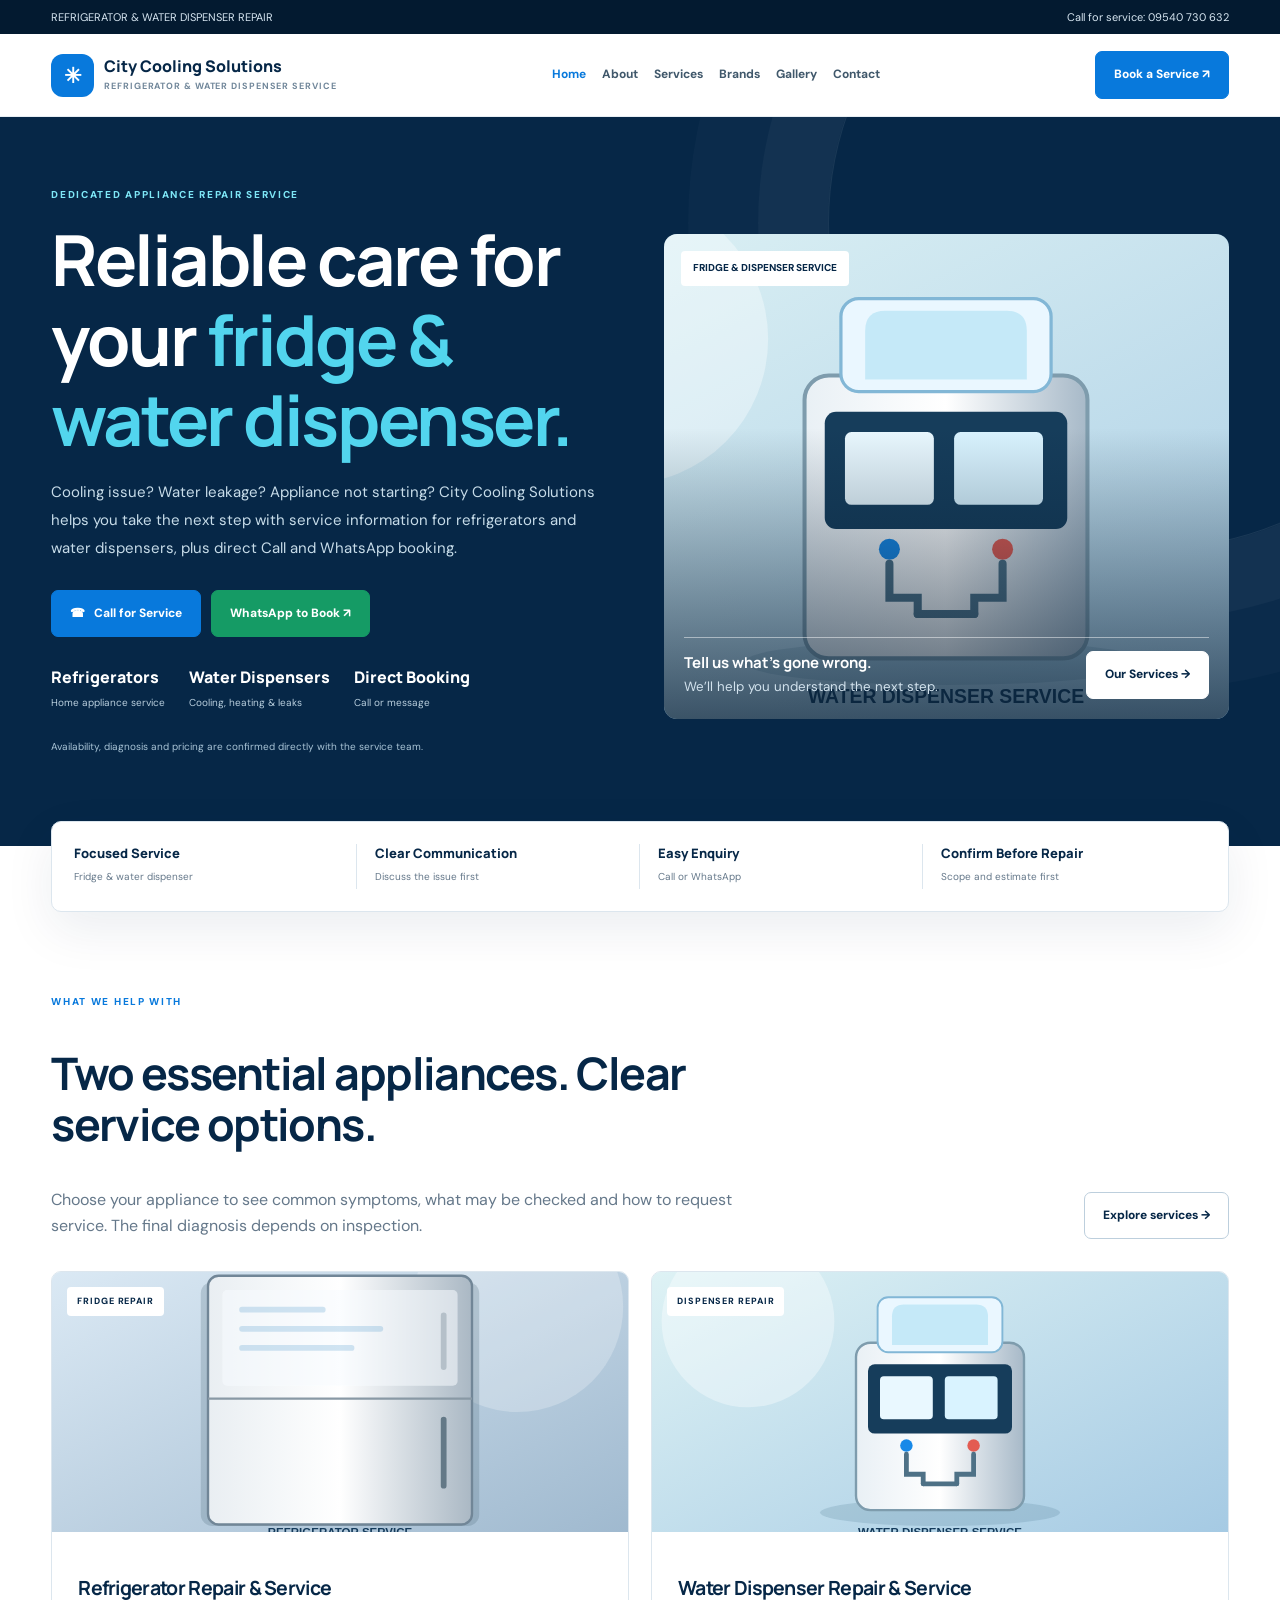
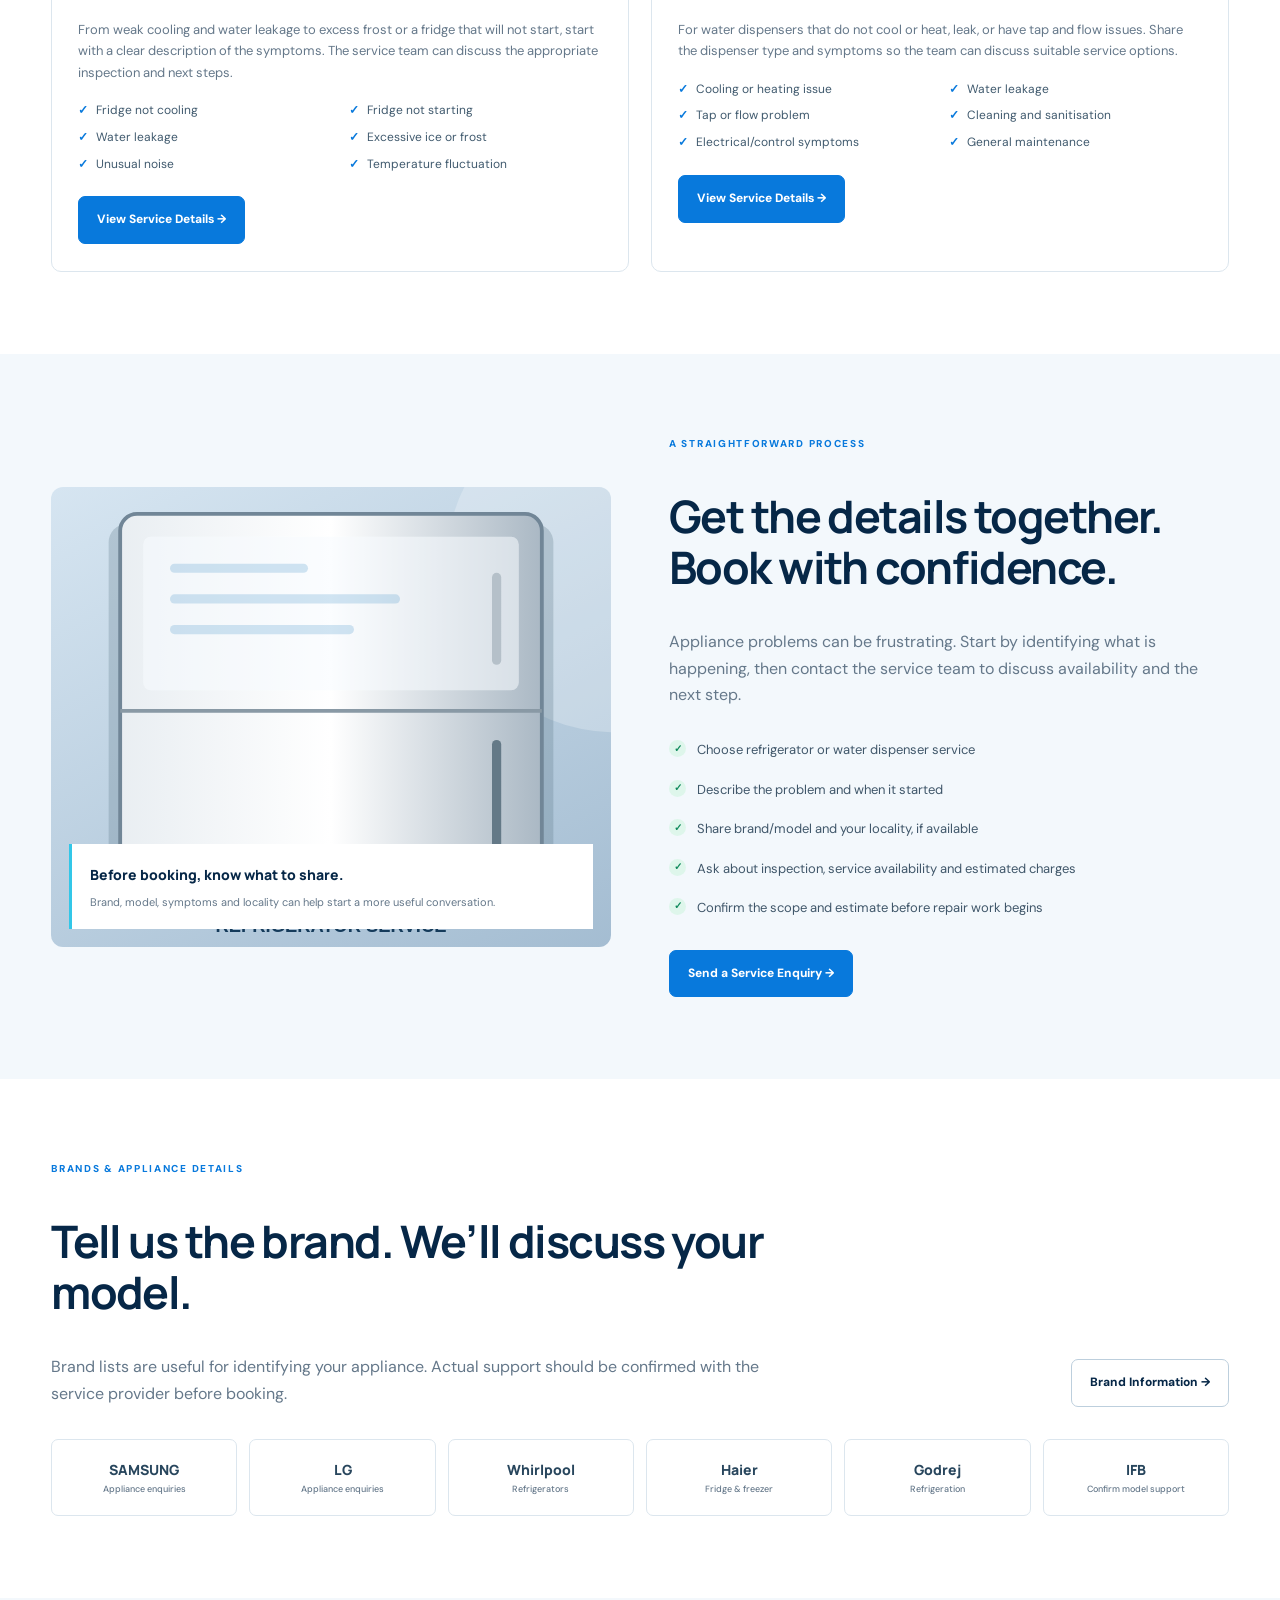
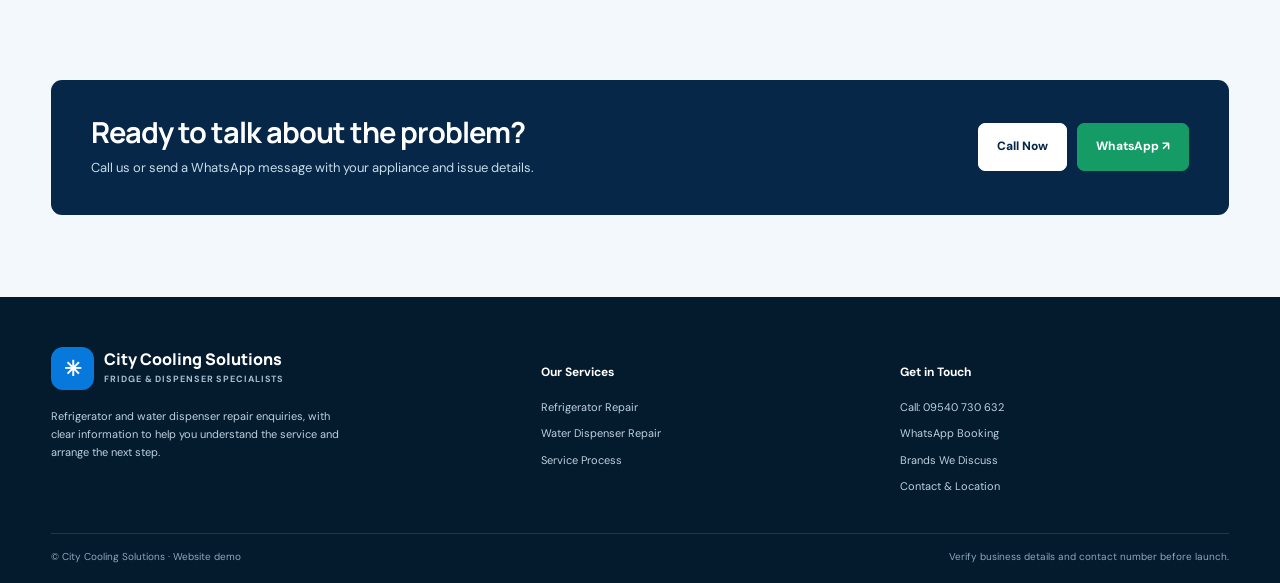
<file: index.html>
<!doctype html><html lang="en"><head><meta charset="utf-8"><meta name="viewport" content="width=device-width,initial-scale=1"><title>Home | City Cooling Solutions</title><meta name="description" content="Refrigerator and water dispenser repair service enquiries."><link rel="stylesheet" href="style.css"></head><body><div class="top"><div class="wrap"><span>REFRIGERATOR & WATER DISPENSER REPAIR</span><span>Call for service: <a href="tel:09540730632">09540 730 632</a></span></div></div><header><div class="wrap nav"><a class="logo" href="index.html"><span class="logo-mark">✳</span><span>City Cooling Solutions<small>REFRIGERATOR & WATER DISPENSER SERVICE</small></span></a><nav class="links"><a class="active" href="index.html">Home</a><a class="" href="about.html">About</a><a class="" href="services.html">Services</a><a class="" href="brands.html">Brands</a><a class="" href="gallery.html">Gallery</a><a class="" href="contact.html">Contact</a></nav><a class="btn" href="contact.html">Book a Service ↗</a></div></header><main><section class="hero"><div class="wrap hero-grid"><div><div class="eyebrow" style="color:#7ee7f7">Dedicated appliance repair service</div><h1>Reliable care for your <span>fridge & water dispenser.</span></h1><p>Cooling issue? Water leakage? Appliance not starting? City Cooling Solutions helps you take the next step with service information for refrigerators and water dispensers, plus direct Call and WhatsApp booking.</p><div class="actions"><a class="btn" href="tel:09540730632">☎ &nbsp; Call for Service</a><a class="btn green" href="https://wa.me/919540730632?text=Hello%2C%20I%20need%20refrigerator%20or%20water%20dispenser%20service." target="_blank" rel="noopener">WhatsApp to Book ↗</a></div><div class="proof"><div><strong>Refrigerators</strong><small>Home appliance service</small></div><div><strong>Water Dispensers</strong><small>Cooling, heating & leaks</small></div><div><strong>Direct Booking</strong><small>Call or message</small></div></div><p style="font-size:10px;color:#a9c4d6;margin-top:23px">Availability, diagnosis and pricing are confirmed directly with the service team.</p></div><div class="hero-photo"><img src="dispenser.svg" alt="Technician working with appliance equipment"><span class="photo-label">FRIDGE & DISPENSER SERVICE</span><div class="photo-caption"><div><strong>Tell us what’s gone wrong.</strong><small>We’ll help you understand the next step.</small></div><a class="btn white" href="services.html">Our Services →</a></div></div></div></section><div class="wrap"><div class="trust"><div><strong>Focused Service</strong><small>Fridge & water dispenser</small></div><div><strong>Clear Communication</strong><small>Discuss the issue first</small></div><div><strong>Easy Enquiry</strong><small>Call or WhatsApp</small></div><div><strong>Confirm Before Repair</strong><small>Scope and estimate first</small></div></div></div><section class="section"><div class="wrap"><div class="heading"><div><div class="eyebrow">What we help with</div><h2>Two essential appliances. Clear service options.</h2><p>Choose your appliance to see common symptoms, what may be checked and how to request service. The final diagnosis depends on inspection.</p></div><a class="btn outline" href="services.html">Explore services →</a></div><div class="cards"><article class="card"><div class="card-image"><img src="fridge.svg" alt="Refrigerator Repair & Service" loading="lazy"><span>FRIDGE REPAIR</span></div><div class="card-body"><h3>Refrigerator Repair & Service</h3><p>From weak cooling and water leakage to excess frost or a fridge that will not start, start with a clear description of the symptoms. The service team can discuss the appropriate inspection and next steps.</p><ul class="issue-list"><li>Fridge not cooling</li><li>Fridge not starting</li><li>Water leakage</li><li>Excessive ice or frost</li><li>Unusual noise</li><li>Temperature fluctuation</li></ul><a class="btn" href="refrigerator-repair.html">View Service Details →</a></div></article><article class="card"><div class="card-image"><img src="dispenser.svg" alt="Water Dispenser Repair & Service" loading="lazy"><span>DISPENSER REPAIR</span></div><div class="card-body"><h3>Water Dispenser Repair & Service</h3><p>For water dispensers that do not cool or heat, leak, or have tap and flow issues. Share the dispenser type and symptoms so the team can discuss suitable service options.</p><ul class="issue-list"><li>Cooling or heating issue</li><li>Water leakage</li><li>Tap or flow problem</li><li>Cleaning and sanitisation</li><li>Electrical/control symptoms</li><li>General maintenance</li></ul><a class="btn" href="water-dispenser-repair.html">View Service Details →</a></div></article></div></div></section><section class="section soft"><div class="wrap split"><div class="editorial"><img src="fridge.svg" alt="Refrigerator equipment"><div class="editorial-badge"><strong>Before booking, know what to share.</strong><p>Brand, model, symptoms and locality can help start a more useful conversation.</p></div></div><div><div class="eyebrow">A straightforward process</div><h2>Get the details together. Book with confidence.</h2><p class="muted">Appliance problems can be frustrating. Start by identifying what is happening, then contact the service team to discuss availability and the next step.</p><ul class="checks"><li>Choose refrigerator or water dispenser service</li><li>Describe the problem and when it started</li><li>Share brand/model and your locality, if available</li><li>Ask about inspection, service availability and estimated charges</li><li>Confirm the scope and estimate before repair work begins</li></ul><a class="btn" href="contact.html">Send a Service Enquiry →</a></div></div></section><section class="section"><div class="wrap"><div class="heading"><div><div class="eyebrow">Brands & appliance details</div><h2>Tell us the brand. We’ll discuss your model.</h2><p>Brand lists are useful for identifying your appliance. Actual support should be confirmed with the service provider before booking.</p></div><a class="btn outline" href="brands.html">Brand Information →</a></div><div class="brands"><div class="brand">SAMSUNG<small>Appliance enquiries</small></div><div class="brand">LG<small>Appliance enquiries</small></div><div class="brand">Whirlpool<small>Refrigerators</small></div><div class="brand">Haier<small>Fridge & freezer</small></div><div class="brand">Godrej<small>Refrigeration</small></div><div class="brand">IFB<small>Confirm model support</small></div></div></div></section><section class="section soft"><div class="wrap"><div class="band"><div><h2>Ready to talk about the problem?</h2><p>Call us or send a WhatsApp message with your appliance and issue details.</p></div><div class="actions" style="margin:0"><a class="btn white" href="tel:09540730632">Call Now</a><a class="btn green" href="https://wa.me/919540730632" target="_blank" rel="noopener">WhatsApp ↗</a></div></div></div></section></main><footer class="footer"><div class="wrap"><div class="footgrid"><div><div class="logo" style="color:white"><span class="logo-mark">✳</span><span style="color:white">City Cooling Solutions<small style="color:#a7bfd0">FRIDGE & DISPENSER SPECIALISTS</small></span></div><p style="max-width:290px;margin-top:17px">Refrigerator and water dispenser repair enquiries, with clear information to help you understand the service and arrange the next step.</p></div><div><h4>Our Services</h4><a href="refrigerator-repair.html">Refrigerator Repair</a><a href="water-dispenser-repair.html">Water Dispenser Repair</a><a href="services.html">Service Process</a></div><div><h4>Get in Touch</h4><a href="tel:09540730632">Call: 09540 730 632</a><a href="https://wa.me/919540730632" target="_blank" rel="noopener">WhatsApp Booking</a><a href="brands.html">Brands We Discuss</a><a href="contact.html">Contact & Location</a></div></div><div class="copyright"><span>© City Cooling Solutions · Website demo</span><span>Verify business details and contact number before launch.</span></div></div></footer></body></html>
</file>
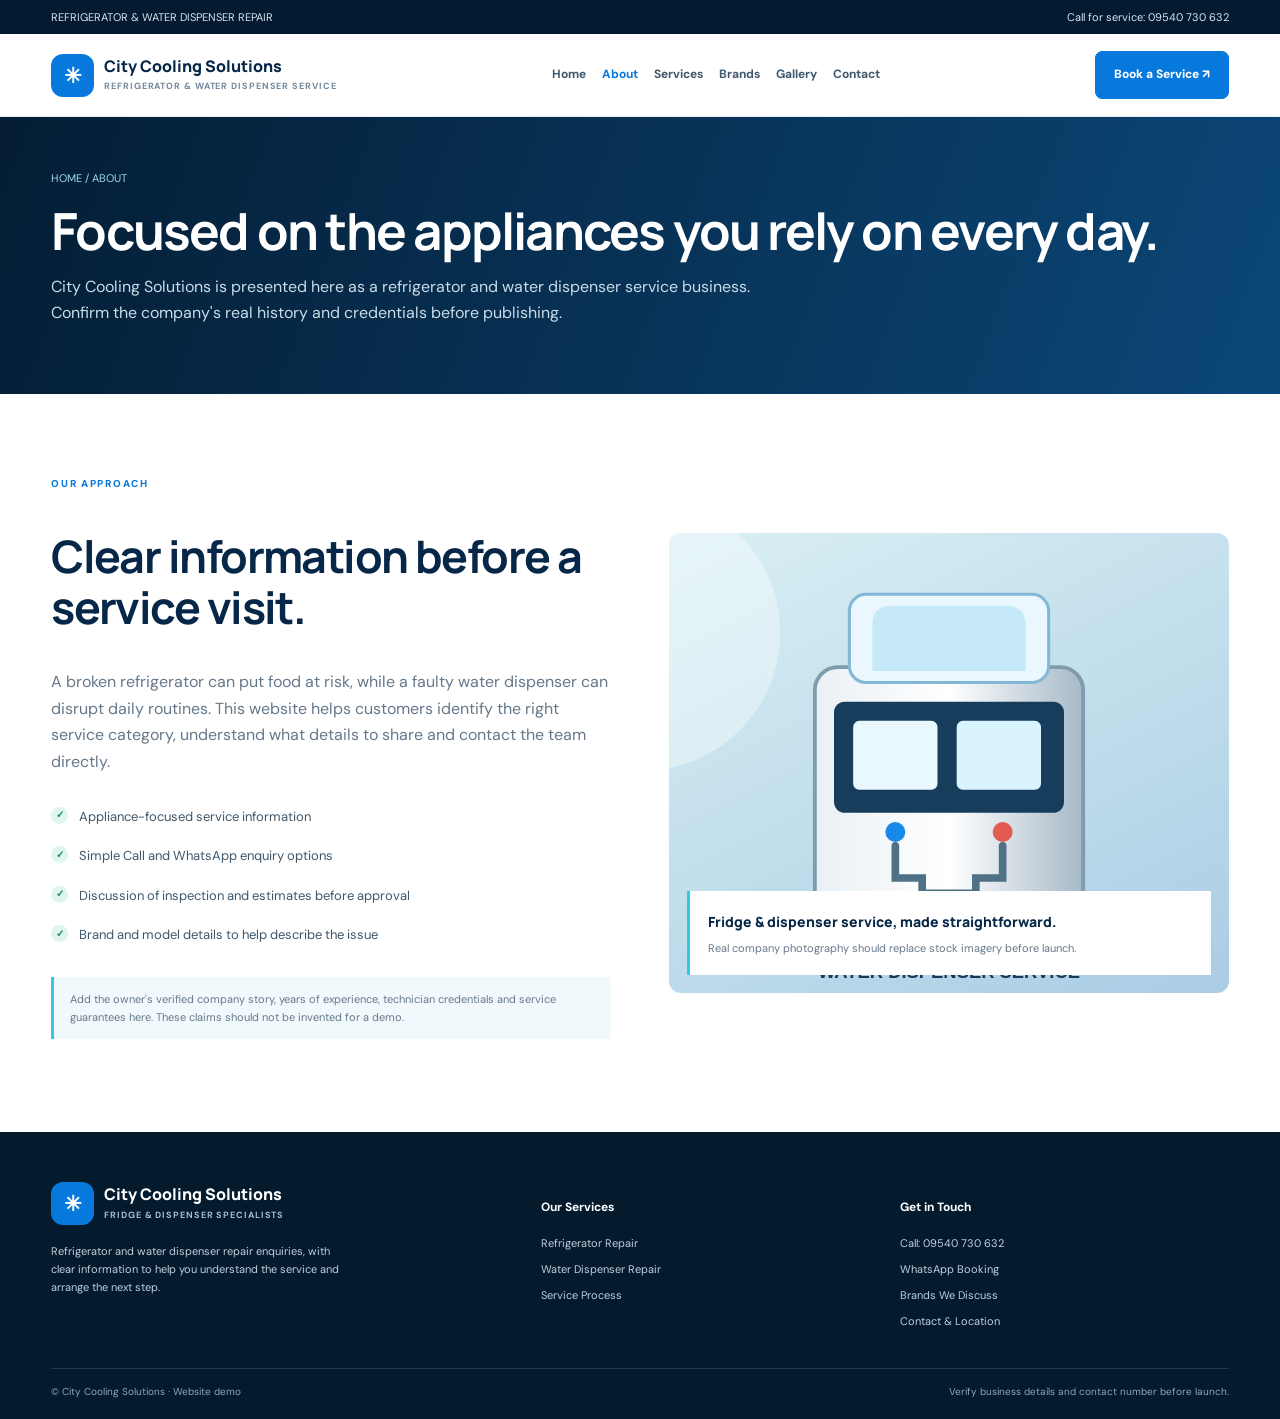
<file: about.html>
<!doctype html><html lang="en"><head><meta charset="utf-8"><meta name="viewport" content="width=device-width,initial-scale=1"><title>About | City Cooling Solutions</title><meta name="description" content="Refrigerator and water dispenser repair service enquiries."><link rel="stylesheet" href="style.css"></head><body><div class="top"><div class="wrap"><span>REFRIGERATOR & WATER DISPENSER REPAIR</span><span>Call for service: <a href="tel:09540730632">09540 730 632</a></span></div></div><header><div class="wrap nav"><a class="logo" href="index.html"><span class="logo-mark">✳</span><span>City Cooling Solutions<small>REFRIGERATOR & WATER DISPENSER SERVICE</small></span></a><nav class="links"><a class="" href="index.html">Home</a><a class="active" href="about.html">About</a><a class="" href="services.html">Services</a><a class="" href="brands.html">Brands</a><a class="" href="gallery.html">Gallery</a><a class="" href="contact.html">Contact</a></nav><a class="btn" href="contact.html">Book a Service ↗</a></div></header><section class="pagehead"><div class="wrap"><div class="crumb">HOME / ABOUT</div><h1>Focused on the appliances you rely on every day.</h1><p>City Cooling Solutions is presented here as a refrigerator and water dispenser service business. Confirm the company's real history and credentials before publishing.</p></div></section><section class="section"><div class="wrap split"><div><div class="eyebrow">Our approach</div><h2>Clear information before a service visit.</h2><p class="muted">A broken refrigerator can put food at risk, while a faulty water dispenser can disrupt daily routines. This website helps customers identify the right service category, understand what details to share and contact the team directly.</p><ul class="checks"><li>Appliance-focused service information</li><li>Simple Call and WhatsApp enquiry options</li><li>Discussion of inspection and estimates before approval</li><li>Brand and model details to help describe the issue</li></ul><p class="note">Add the owner's verified company story, years of experience, technician credentials and service guarantees here. These claims should not be invented for a demo.</p></div><div class="editorial"><img src="dispenser.svg" alt="Technician working on appliance"><div class="editorial-badge"><strong>Fridge & dispenser service, made straightforward.</strong><p>Real company photography should replace stock imagery before launch.</p></div></div></div></section><footer class="footer"><div class="wrap"><div class="footgrid"><div><div class="logo" style="color:white"><span class="logo-mark">✳</span><span style="color:white">City Cooling Solutions<small style="color:#a7bfd0">FRIDGE & DISPENSER SPECIALISTS</small></span></div><p style="max-width:290px;margin-top:17px">Refrigerator and water dispenser repair enquiries, with clear information to help you understand the service and arrange the next step.</p></div><div><h4>Our Services</h4><a href="refrigerator-repair.html">Refrigerator Repair</a><a href="water-dispenser-repair.html">Water Dispenser Repair</a><a href="services.html">Service Process</a></div><div><h4>Get in Touch</h4><a href="tel:09540730632">Call: 09540 730 632</a><a href="https://wa.me/919540730632" target="_blank" rel="noopener">WhatsApp Booking</a><a href="brands.html">Brands We Discuss</a><a href="contact.html">Contact & Location</a></div></div><div class="copyright"><span>© City Cooling Solutions · Website demo</span><span>Verify business details and contact number before launch.</span></div></div></footer></body></html>
</file>
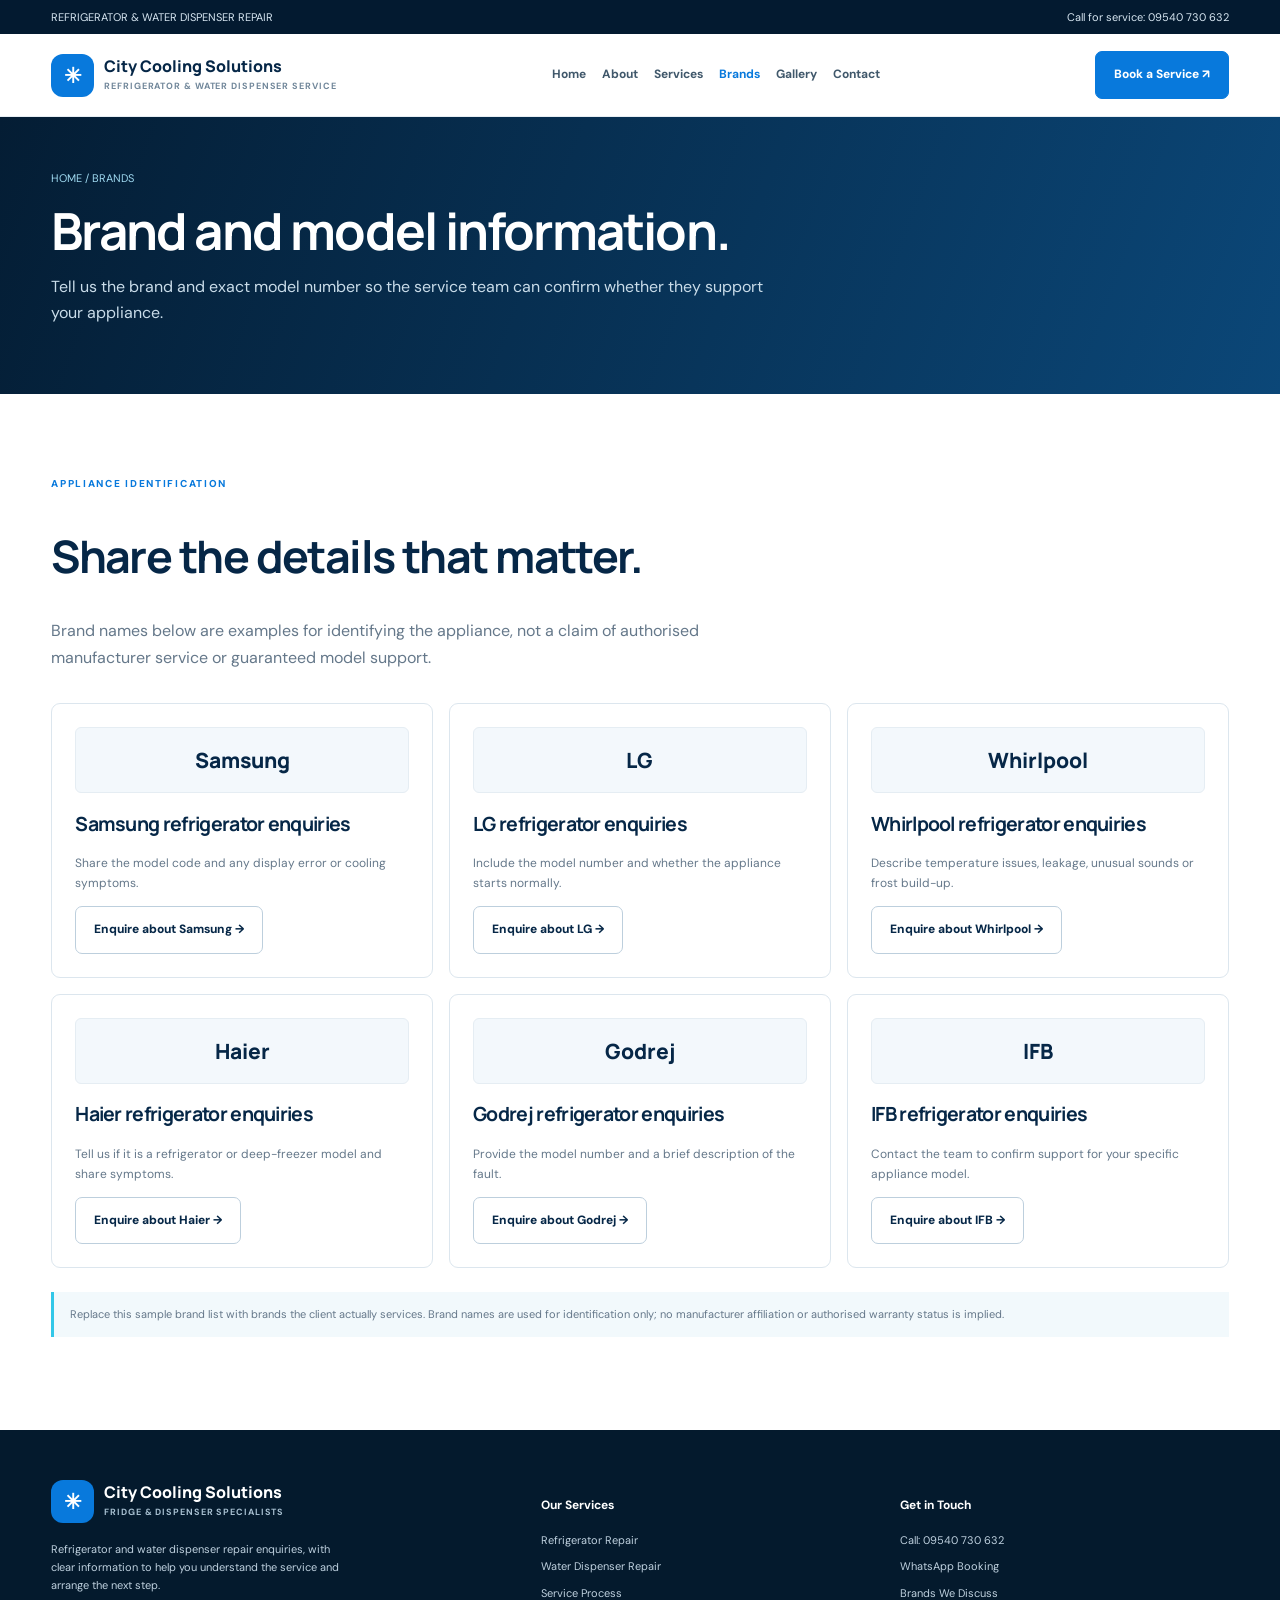
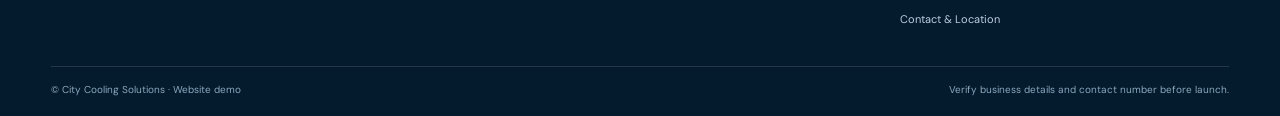
<file: brands.html>
<!doctype html><html lang="en"><head><meta charset="utf-8"><meta name="viewport" content="width=device-width,initial-scale=1"><title>Brands | City Cooling Solutions</title><meta name="description" content="Refrigerator and water dispenser repair service enquiries."><link rel="stylesheet" href="style.css"></head><body><div class="top"><div class="wrap"><span>REFRIGERATOR & WATER DISPENSER REPAIR</span><span>Call for service: <a href="tel:09540730632">09540 730 632</a></span></div></div><header><div class="wrap nav"><a class="logo" href="index.html"><span class="logo-mark">✳</span><span>City Cooling Solutions<small>REFRIGERATOR & WATER DISPENSER SERVICE</small></span></a><nav class="links"><a class="" href="index.html">Home</a><a class="" href="about.html">About</a><a class="" href="services.html">Services</a><a class="active" href="brands.html">Brands</a><a class="" href="gallery.html">Gallery</a><a class="" href="contact.html">Contact</a></nav><a class="btn" href="contact.html">Book a Service ↗</a></div></header><section class="pagehead"><div class="wrap"><div class="crumb">HOME / BRANDS</div><h1>Brand and model information.</h1><p>Tell us the brand and exact model number so the service team can confirm whether they support your appliance.</p></div></section><section class="section"><div class="wrap"><div class="heading"><div><div class="eyebrow">Appliance identification</div><h2>Share the details that matter.</h2><p>Brand names below are examples for identifying the appliance, not a claim of authorised manufacturer service or guaranteed model support.</p></div></div><div class="brandgrid"><article class="brandcard"><div class="brandlogo">Samsung</div><h3>Samsung refrigerator enquiries</h3><p>Share the model code and any display error or cooling symptoms.</p><a class="btn outline" href="contact.html?brand=Samsung">Enquire about Samsung →</a></article><article class="brandcard"><div class="brandlogo">LG</div><h3>LG refrigerator enquiries</h3><p>Include the model number and whether the appliance starts normally.</p><a class="btn outline" href="contact.html?brand=LG">Enquire about LG →</a></article><article class="brandcard"><div class="brandlogo">Whirlpool</div><h3>Whirlpool refrigerator enquiries</h3><p>Describe temperature issues, leakage, unusual sounds or frost build-up.</p><a class="btn outline" href="contact.html?brand=Whirlpool">Enquire about Whirlpool →</a></article><article class="brandcard"><div class="brandlogo">Haier</div><h3>Haier refrigerator enquiries</h3><p>Tell us if it is a refrigerator or deep-freezer model and share symptoms.</p><a class="btn outline" href="contact.html?brand=Haier">Enquire about Haier →</a></article><article class="brandcard"><div class="brandlogo">Godrej</div><h3>Godrej refrigerator enquiries</h3><p>Provide the model number and a brief description of the fault.</p><a class="btn outline" href="contact.html?brand=Godrej">Enquire about Godrej →</a></article><article class="brandcard"><div class="brandlogo">IFB</div><h3>IFB refrigerator enquiries</h3><p>Contact the team to confirm support for your specific appliance model.</p><a class="btn outline" href="contact.html?brand=IFB">Enquire about IFB →</a></article></div><p class="note" style="margin-top:24px">Replace this sample brand list with brands the client actually services. Brand names are used for identification only; no manufacturer affiliation or authorised warranty status is implied.</p></div></section><footer class="footer"><div class="wrap"><div class="footgrid"><div><div class="logo" style="color:white"><span class="logo-mark">✳</span><span style="color:white">City Cooling Solutions<small style="color:#a7bfd0">FRIDGE & DISPENSER SPECIALISTS</small></span></div><p style="max-width:290px;margin-top:17px">Refrigerator and water dispenser repair enquiries, with clear information to help you understand the service and arrange the next step.</p></div><div><h4>Our Services</h4><a href="refrigerator-repair.html">Refrigerator Repair</a><a href="water-dispenser-repair.html">Water Dispenser Repair</a><a href="services.html">Service Process</a></div><div><h4>Get in Touch</h4><a href="tel:09540730632">Call: 09540 730 632</a><a href="https://wa.me/919540730632" target="_blank" rel="noopener">WhatsApp Booking</a><a href="brands.html">Brands We Discuss</a><a href="contact.html">Contact & Location</a></div></div><div class="copyright"><span>© City Cooling Solutions · Website demo</span><span>Verify business details and contact number before launch.</span></div></div></footer></body></html>
</file>
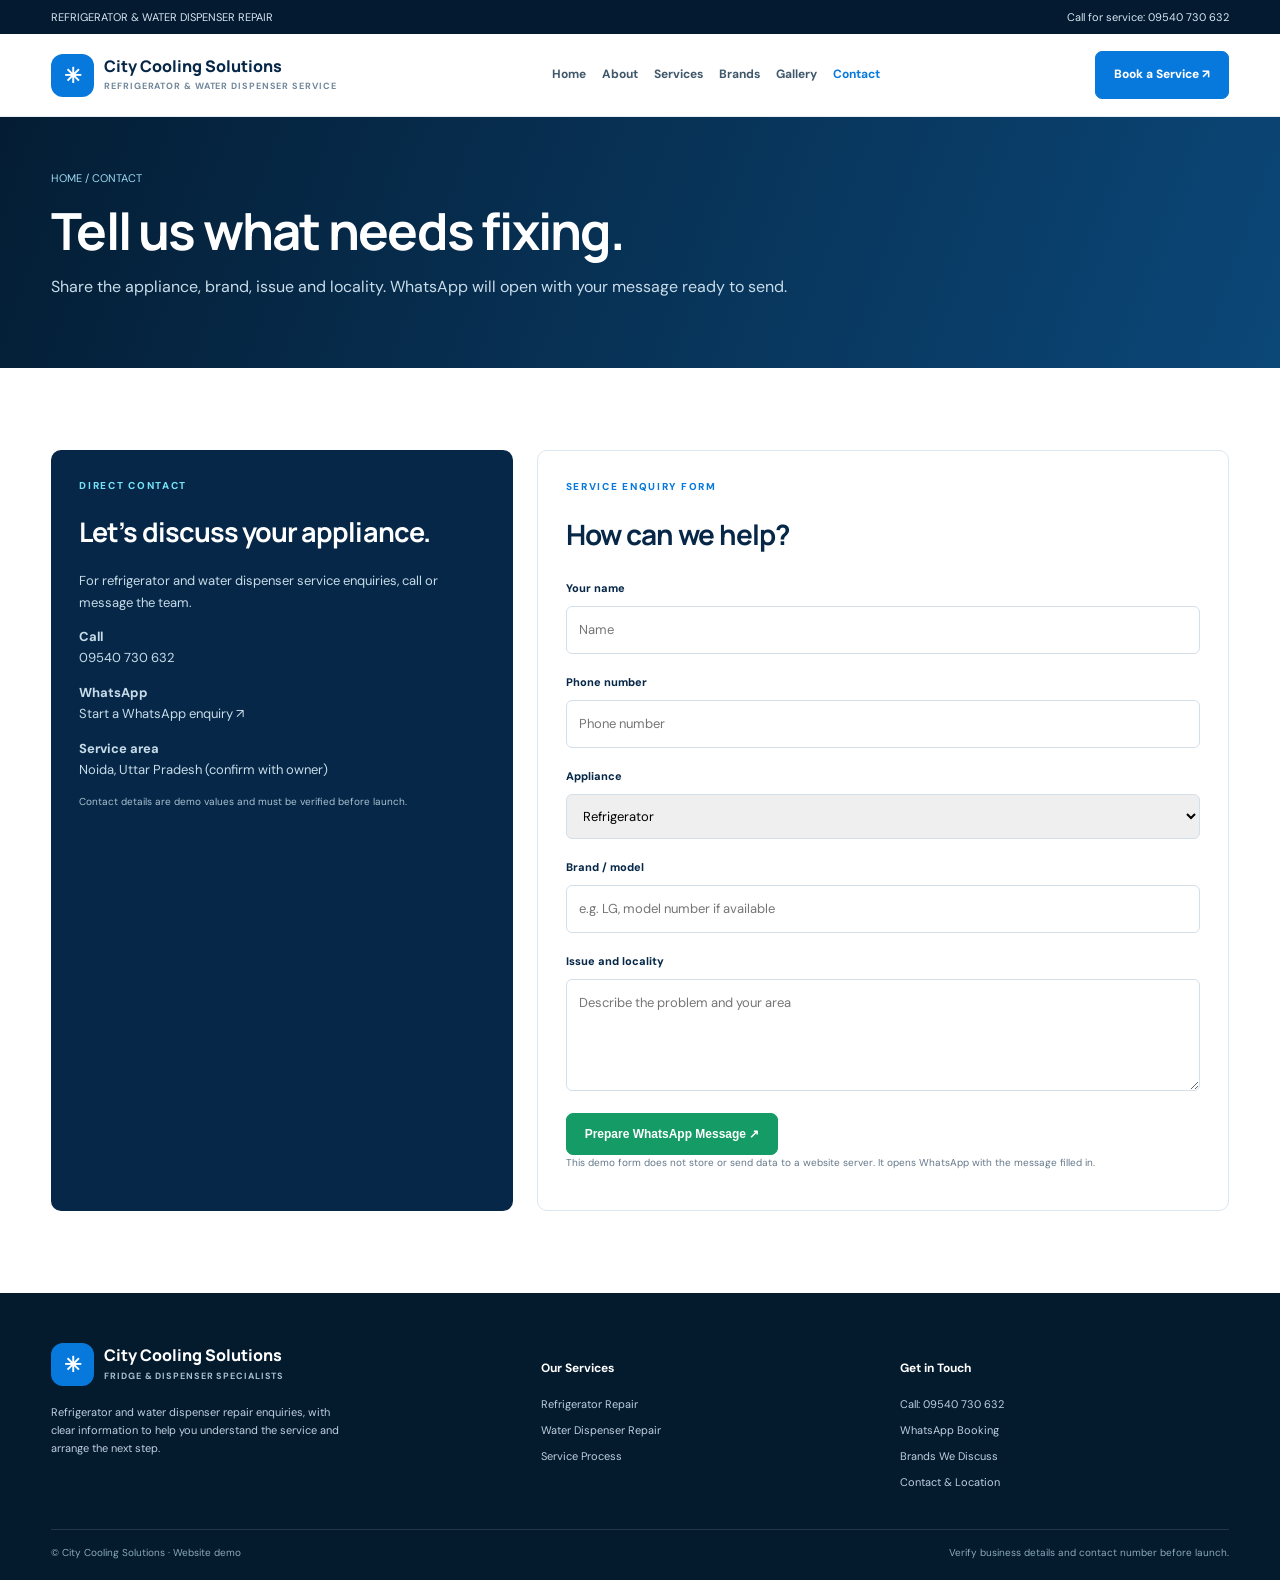
<file: contact.html>
<!doctype html><html lang="en"><head><meta charset="utf-8"><meta name="viewport" content="width=device-width,initial-scale=1"><title>Contact | City Cooling Solutions</title><meta name="description" content="Refrigerator and water dispenser repair service enquiries."><link rel="stylesheet" href="style.css"></head><body><div class="top"><div class="wrap"><span>REFRIGERATOR & WATER DISPENSER REPAIR</span><span>Call for service: <a href="tel:09540730632">09540 730 632</a></span></div></div><header><div class="wrap nav"><a class="logo" href="index.html"><span class="logo-mark">✳</span><span>City Cooling Solutions<small>REFRIGERATOR & WATER DISPENSER SERVICE</small></span></a><nav class="links"><a class="" href="index.html">Home</a><a class="" href="about.html">About</a><a class="" href="services.html">Services</a><a class="" href="brands.html">Brands</a><a class="" href="gallery.html">Gallery</a><a class="active" href="contact.html">Contact</a></nav><a class="btn" href="contact.html">Book a Service ↗</a></div></header><section class="pagehead"><div class="wrap"><div class="crumb">HOME / CONTACT</div><h1>Tell us what needs fixing.</h1><p>Share the appliance, brand, issue and locality. WhatsApp will open with your message ready to send.</p></div></section><section class="section"><div class="wrap contactgrid"><div class="contactpanel"><div class="eyebrow" style="color:#75e2f5">Direct contact</div><h2>Let’s discuss your appliance.</h2><p>For refrigerator and water dispenser service enquiries, call or message the team.</p><p><strong>Call</strong><br><a href="tel:09540730632">09540 730 632</a></p><p><strong>WhatsApp</strong><br><a href="https://wa.me/919540730632" target="_blank" rel="noopener">Start a WhatsApp enquiry ↗</a></p><p><strong>Service area</strong><br>Noida, Uttar Pradesh (confirm with owner)</p><p style="font-size:10px;color:#aac1d1">Contact details are demo values and must be verified before launch.</p></div><div class="formpanel"><div class="eyebrow">Service enquiry form</div><h2 style="font-size:28px">How can we help?</h2><form id="form"><label>Your name</label><input class="field" id="name" required placeholder="Name"><label>Phone number</label><input class="field" id="phone" placeholder="Phone number"><label>Appliance</label><select class="field" id="appliance"><option>Refrigerator</option><option>Water Dispenser</option><option>Not sure</option></select><label>Brand / model</label><input class="field" id="brand" placeholder="e.g. LG, model number if available"><label>Issue and locality</label><textarea class="field" id="issue" rows="4" placeholder="Describe the problem and your area"></textarea><button class="btn green" type="submit">Prepare WhatsApp Message ↗</button></form><p style="font-size:10px;color:var(--muted)">This demo form does not store or send data to a website server. It opens WhatsApp with the message filled in.</p></div></div></section><script>
const q=new URLSearchParams(location.search);if(q.get('brand'))document.getElementById('brand').value=q.get('brand');document.getElementById('form').addEventListener('submit',e=>{e.preventDefault();let m='Hello City Cooling Solutions. Name: '+name.value+'; Phone: '+phone.value+'; Appliance: '+appliance.value+'; Brand/model: '+brand.value+'; Issue/location: '+issue.value;window.open('https://wa.me/919540730632?text='+encodeURIComponent(m),'_blank')});
</script><footer class="footer"><div class="wrap"><div class="footgrid"><div><div class="logo" style="color:white"><span class="logo-mark">✳</span><span style="color:white">City Cooling Solutions<small style="color:#a7bfd0">FRIDGE & DISPENSER SPECIALISTS</small></span></div><p style="max-width:290px;margin-top:17px">Refrigerator and water dispenser repair enquiries, with clear information to help you understand the service and arrange the next step.</p></div><div><h4>Our Services</h4><a href="refrigerator-repair.html">Refrigerator Repair</a><a href="water-dispenser-repair.html">Water Dispenser Repair</a><a href="services.html">Service Process</a></div><div><h4>Get in Touch</h4><a href="tel:09540730632">Call: 09540 730 632</a><a href="https://wa.me/919540730632" target="_blank" rel="noopener">WhatsApp Booking</a><a href="brands.html">Brands We Discuss</a><a href="contact.html">Contact & Location</a></div></div><div class="copyright"><span>© City Cooling Solutions · Website demo</span><span>Verify business details and contact number before launch.</span></div></div></footer></body></html>
</file>
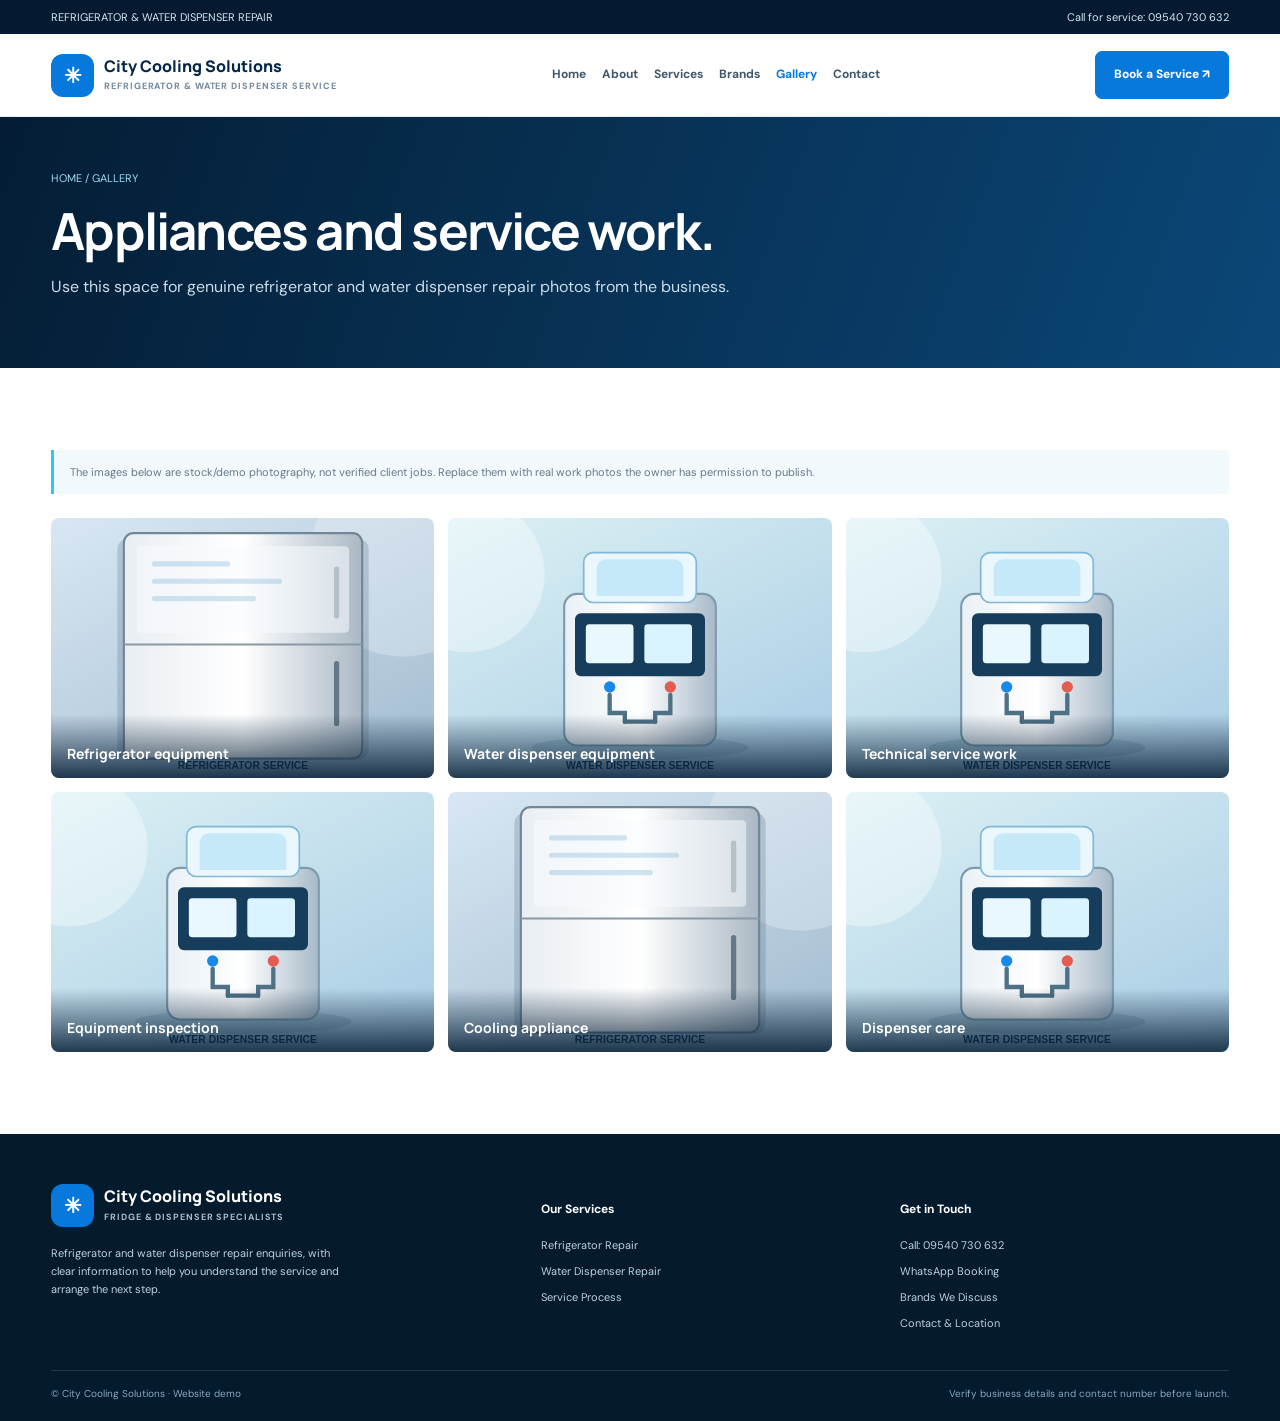
<file: gallery.html>
<!doctype html><html lang="en"><head><meta charset="utf-8"><meta name="viewport" content="width=device-width,initial-scale=1"><title>Gallery | City Cooling Solutions</title><meta name="description" content="Refrigerator and water dispenser repair service enquiries."><link rel="stylesheet" href="style.css"></head><body><div class="top"><div class="wrap"><span>REFRIGERATOR & WATER DISPENSER REPAIR</span><span>Call for service: <a href="tel:09540730632">09540 730 632</a></span></div></div><header><div class="wrap nav"><a class="logo" href="index.html"><span class="logo-mark">✳</span><span>City Cooling Solutions<small>REFRIGERATOR & WATER DISPENSER SERVICE</small></span></a><nav class="links"><a class="" href="index.html">Home</a><a class="" href="about.html">About</a><a class="" href="services.html">Services</a><a class="" href="brands.html">Brands</a><a class="active" href="gallery.html">Gallery</a><a class="" href="contact.html">Contact</a></nav><a class="btn" href="contact.html">Book a Service ↗</a></div></header><section class="pagehead"><div class="wrap"><div class="crumb">HOME / GALLERY</div><h1>Appliances and service work.</h1><p>Use this space for genuine refrigerator and water dispenser repair photos from the business.</p></div></section><section class="section"><div class="wrap"><p class="note" style="margin-bottom:24px">The images below are stock/demo photography, not verified client jobs. Replace them with real work photos the owner has permission to publish.</p><div class="gallery"><figure><img src="fridge.svg" alt="Refrigerator" loading="lazy"><figcaption>Refrigerator equipment</figcaption></figure><figure><img src="dispenser.svg" alt="Water dispenser" loading="lazy"><figcaption>Water dispenser equipment</figcaption></figure><figure><img src="dispenser.svg" alt="Technician at work" loading="lazy"><figcaption>Technical service work</figcaption></figure><figure><img src="dispenser.svg" alt="Equipment inspection" loading="lazy"><figcaption>Equipment inspection</figcaption></figure><figure><img src="fridge.svg" alt="Cooling appliance" loading="lazy"><figcaption>Cooling appliance</figcaption></figure><figure><img src="dispenser.svg" alt="Dispenser" loading="lazy"><figcaption>Dispenser care</figcaption></figure></div></div></section><footer class="footer"><div class="wrap"><div class="footgrid"><div><div class="logo" style="color:white"><span class="logo-mark">✳</span><span style="color:white">City Cooling Solutions<small style="color:#a7bfd0">FRIDGE & DISPENSER SPECIALISTS</small></span></div><p style="max-width:290px;margin-top:17px">Refrigerator and water dispenser repair enquiries, with clear information to help you understand the service and arrange the next step.</p></div><div><h4>Our Services</h4><a href="refrigerator-repair.html">Refrigerator Repair</a><a href="water-dispenser-repair.html">Water Dispenser Repair</a><a href="services.html">Service Process</a></div><div><h4>Get in Touch</h4><a href="tel:09540730632">Call: 09540 730 632</a><a href="https://wa.me/919540730632" target="_blank" rel="noopener">WhatsApp Booking</a><a href="brands.html">Brands We Discuss</a><a href="contact.html">Contact & Location</a></div></div><div class="copyright"><span>© City Cooling Solutions · Website demo</span><span>Verify business details and contact number before launch.</span></div></div></footer></body></html>
</file>
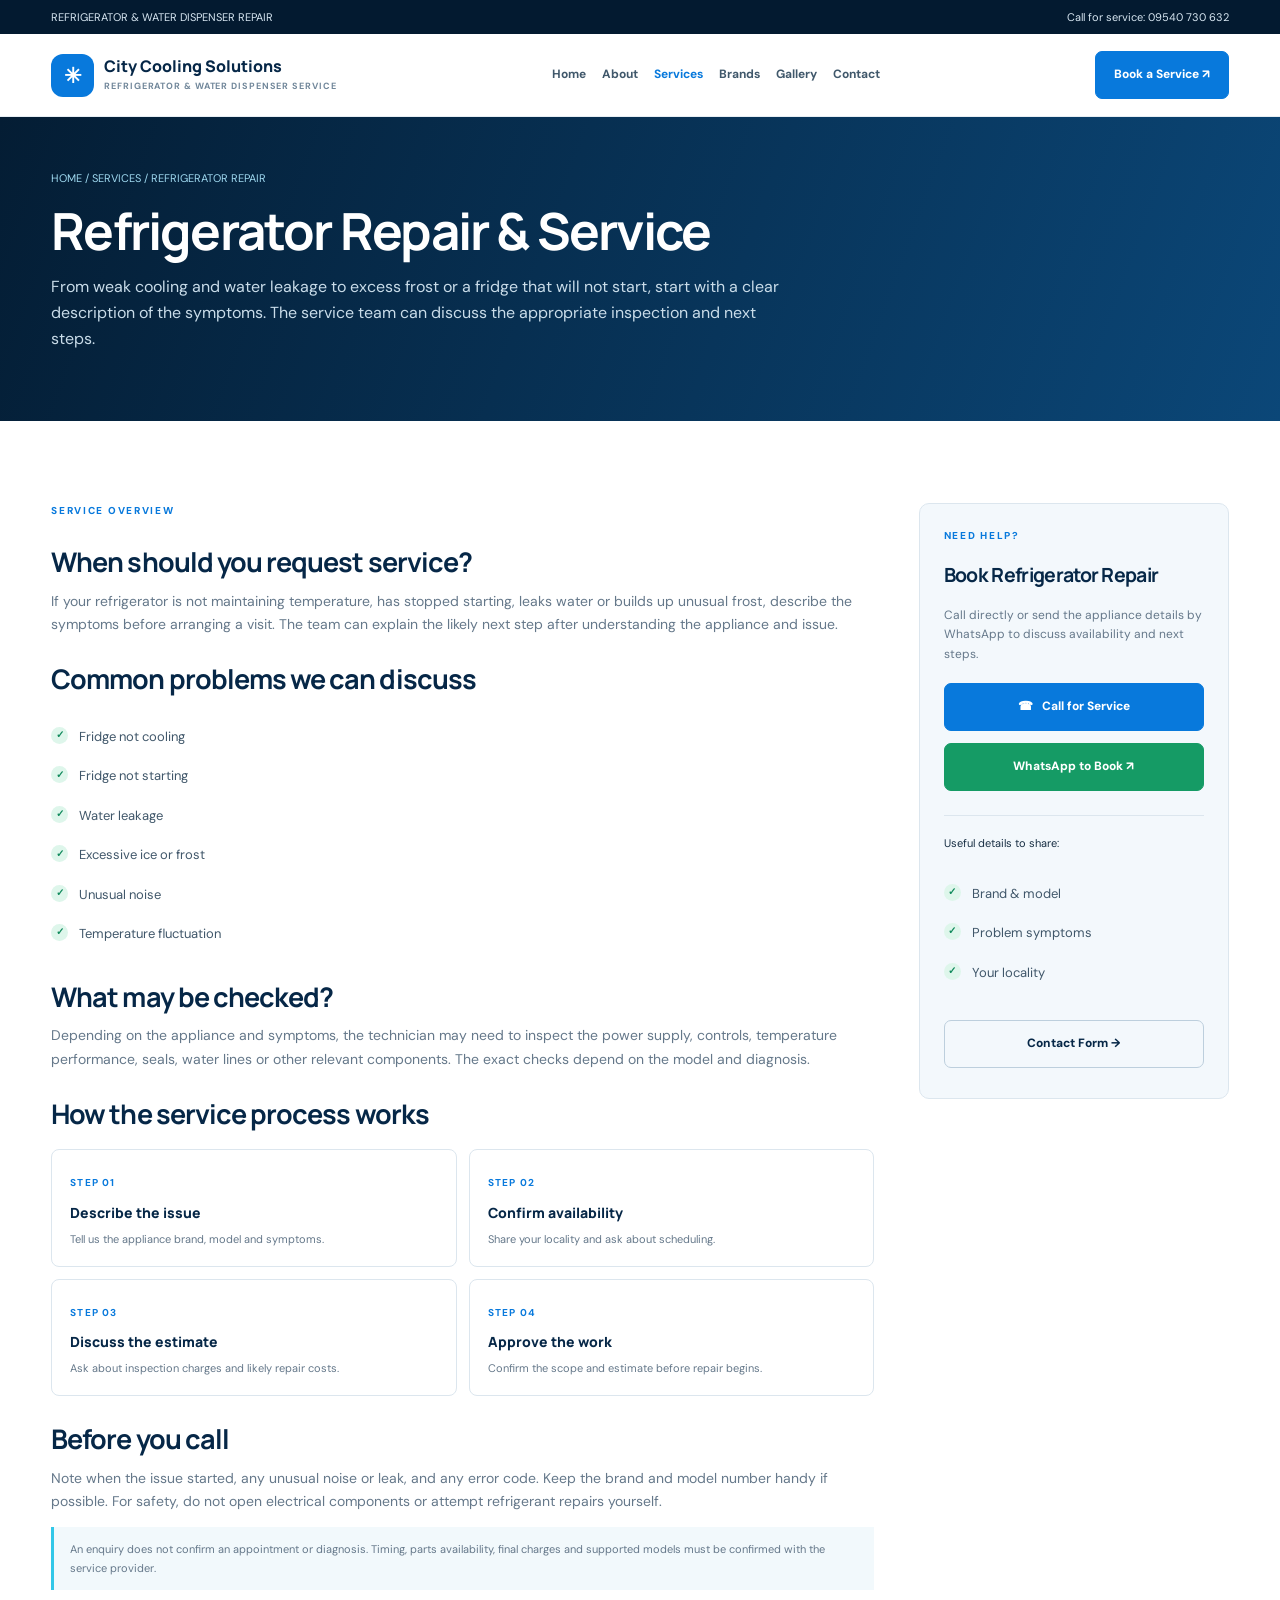
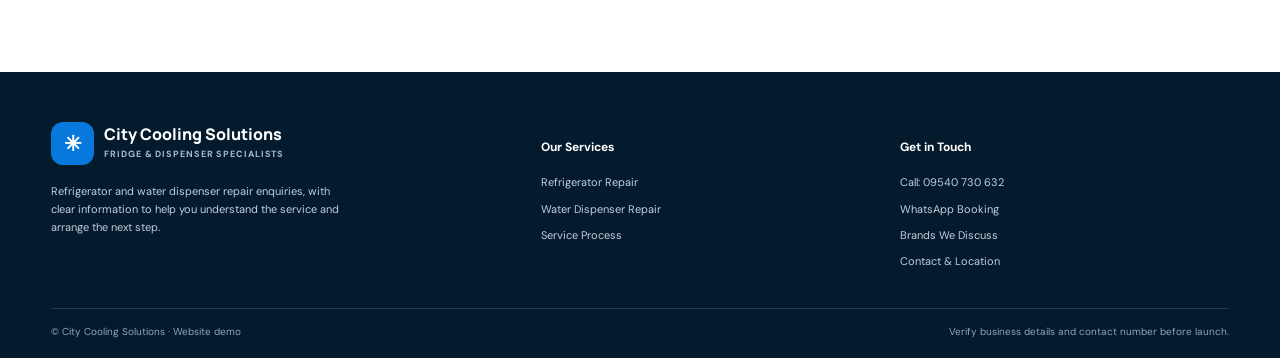
<file: refrigerator-repair.html>
<!doctype html><html lang="en"><head><meta charset="utf-8"><meta name="viewport" content="width=device-width,initial-scale=1"><title>Refrigerator Repair & Service | City Cooling Solutions</title><meta name="description" content="Refrigerator and water dispenser repair service enquiries."><link rel="stylesheet" href="style.css"></head><body><div class="top"><div class="wrap"><span>REFRIGERATOR & WATER DISPENSER REPAIR</span><span>Call for service: <a href="tel:09540730632">09540 730 632</a></span></div></div><header><div class="wrap nav"><a class="logo" href="index.html"><span class="logo-mark">✳</span><span>City Cooling Solutions<small>REFRIGERATOR & WATER DISPENSER SERVICE</small></span></a><nav class="links"><a class="" href="index.html">Home</a><a class="" href="about.html">About</a><a class="active" href="services.html">Services</a><a class="" href="brands.html">Brands</a><a class="" href="gallery.html">Gallery</a><a class="" href="contact.html">Contact</a></nav><a class="btn" href="contact.html">Book a Service ↗</a></div></header><section class="pagehead"><div class="wrap"><div class="crumb"><a href="index.html">HOME</a> / <a href="services.html">SERVICES</a> / REFRIGERATOR REPAIR</div><h1>Refrigerator Repair & Service</h1><p>From weak cooling and water leakage to excess frost or a fridge that will not start, start with a clear description of the symptoms. The service team can discuss the appropriate inspection and next steps.</p></div></section><section class="section"><div class="wrap detailgrid"><article class="detailmain"><div class="eyebrow">Service overview</div><h2>When should you request service?</h2><p>If your refrigerator is not maintaining temperature, has stopped starting, leaks water or builds up unusual frost, describe the symptoms before arranging a visit. The team can explain the likely next step after understanding the appliance and issue.</p><h2>Common problems we can discuss</h2><ul class="checks"><li>Fridge not cooling</li><li>Fridge not starting</li><li>Water leakage</li><li>Excessive ice or frost</li><li>Unusual noise</li><li>Temperature fluctuation</li></ul><h2>What may be checked?</h2><p>Depending on the appliance and symptoms, the technician may need to inspect the power supply, controls, temperature performance, seals, water lines or other relevant components. The exact checks depend on the model and diagnosis.</p><h2>How the service process works</h2><div class="steps"><div class="step"><b>STEP 01</b><strong>Describe the issue</strong><p>Tell us the appliance brand, model and symptoms.</p></div><div class="step"><b>STEP 02</b><strong>Confirm availability</strong><p>Share your locality and ask about scheduling.</p></div><div class="step"><b>STEP 03</b><strong>Discuss the estimate</strong><p>Ask about inspection charges and likely repair costs.</p></div><div class="step"><b>STEP 04</b><strong>Approve the work</strong><p>Confirm the scope and estimate before repair begins.</p></div></div><h2>Before you call</h2><p>Note when the issue started, any unusual noise or leak, and any error code. Keep the brand and model number handy if possible. For safety, do not open electrical components or attempt refrigerant repairs yourself.</p><div class="note">An enquiry does not confirm an appointment or diagnosis. Timing, parts availability, final charges and supported models must be confirmed with the service provider.</div></article><aside class="side"><div class="eyebrow">Need help?</div><h3>Book Refrigerator Repair</h3><p class="muted" style="font-size:12px">Call directly or send the appliance details by WhatsApp to discuss availability and next steps.</p><a class="btn" href="tel:09540730632">☎ &nbsp; Call for Service</a><a class="btn green" href="https://wa.me/919540730632?text=Refrigerator%20Repair%20service%20enquiry" target="_blank" rel="noopener">WhatsApp to Book ↗</a><hr style="border:0;border-top:1px solid #dce6ee;margin:18px 0"><p style="font-size:11px">Useful details to share:</p><ul class="checks"><li>Brand & model</li><li>Problem symptoms</li><li>Your locality</li></ul><a class="btn outline" href="contact.html">Contact Form →</a></aside></div></section><footer class="footer"><div class="wrap"><div class="footgrid"><div><div class="logo" style="color:white"><span class="logo-mark">✳</span><span style="color:white">City Cooling Solutions<small style="color:#a7bfd0">FRIDGE & DISPENSER SPECIALISTS</small></span></div><p style="max-width:290px;margin-top:17px">Refrigerator and water dispenser repair enquiries, with clear information to help you understand the service and arrange the next step.</p></div><div><h4>Our Services</h4><a href="refrigerator-repair.html">Refrigerator Repair</a><a href="water-dispenser-repair.html">Water Dispenser Repair</a><a href="services.html">Service Process</a></div><div><h4>Get in Touch</h4><a href="tel:09540730632">Call: 09540 730 632</a><a href="https://wa.me/919540730632" target="_blank" rel="noopener">WhatsApp Booking</a><a href="brands.html">Brands We Discuss</a><a href="contact.html">Contact & Location</a></div></div><div class="copyright"><span>© City Cooling Solutions · Website demo</span><span>Verify business details and contact number before launch.</span></div></div></footer></body></html>
</file>
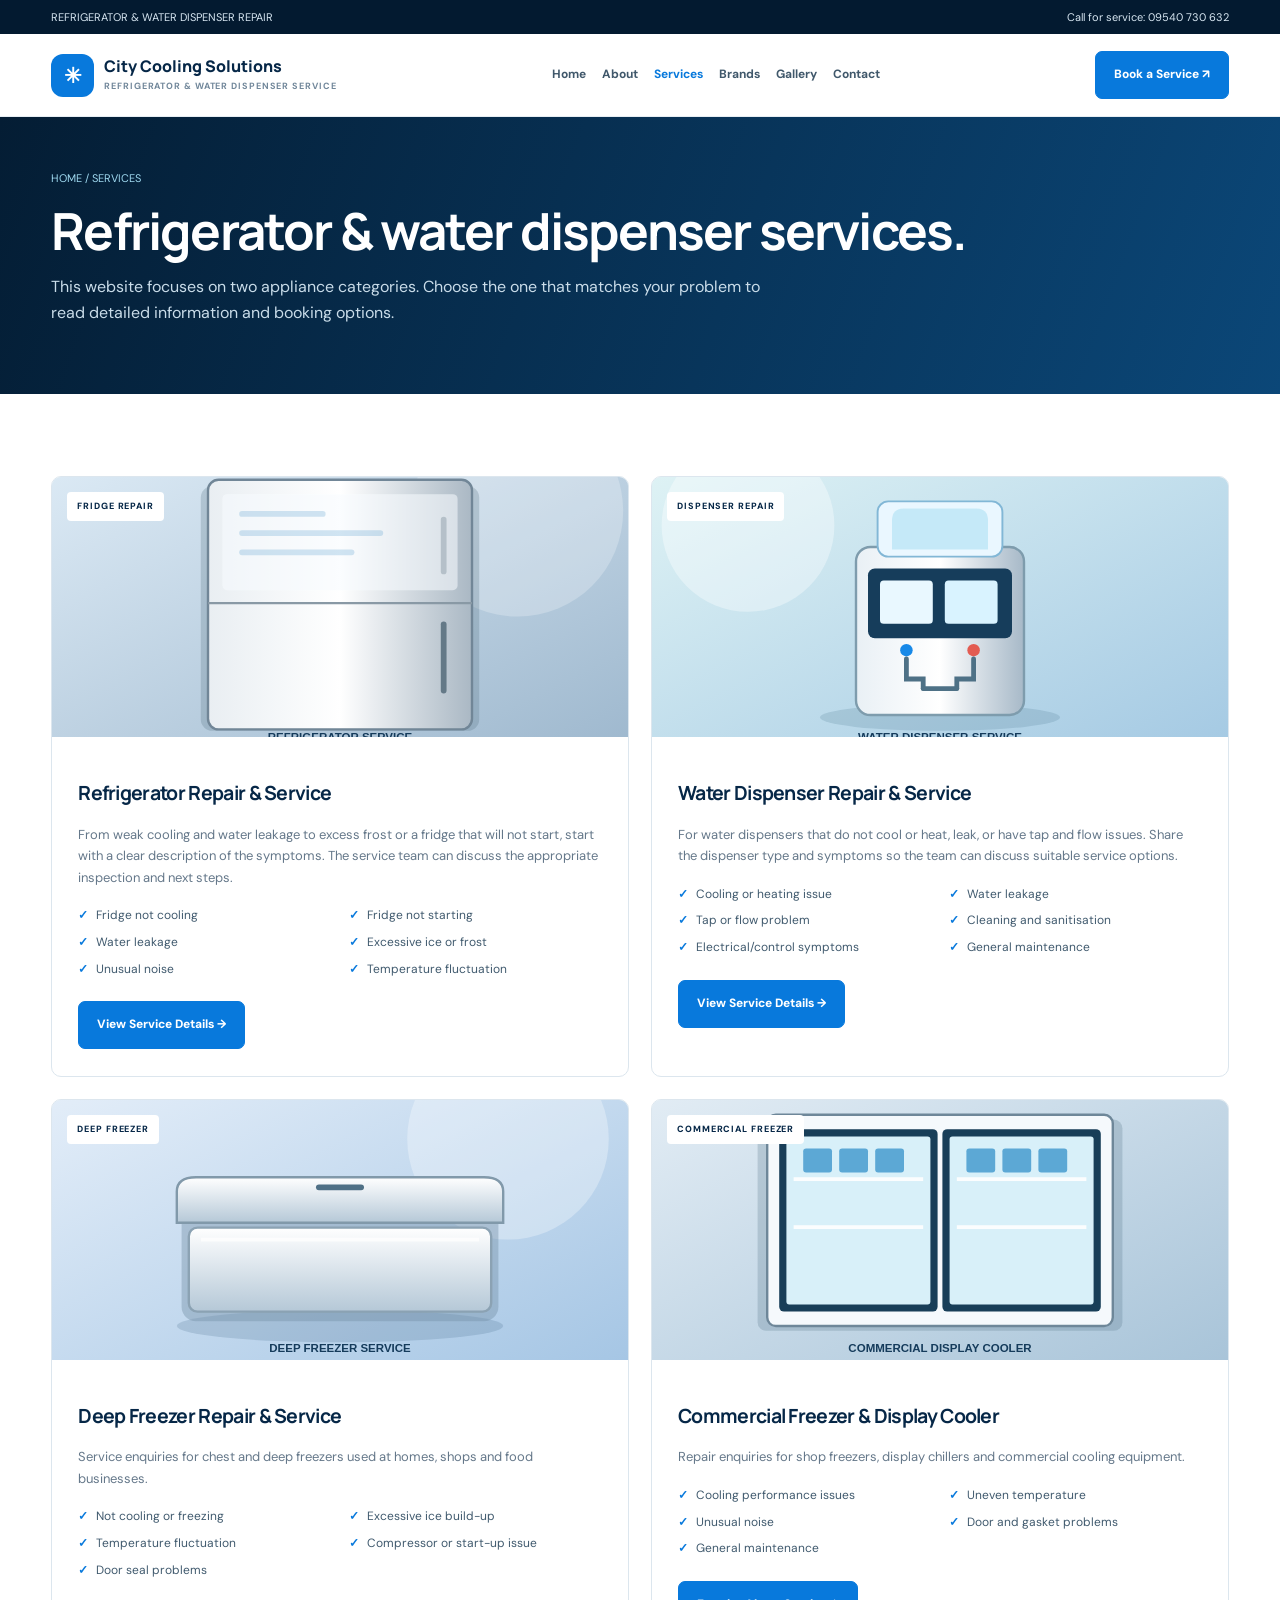
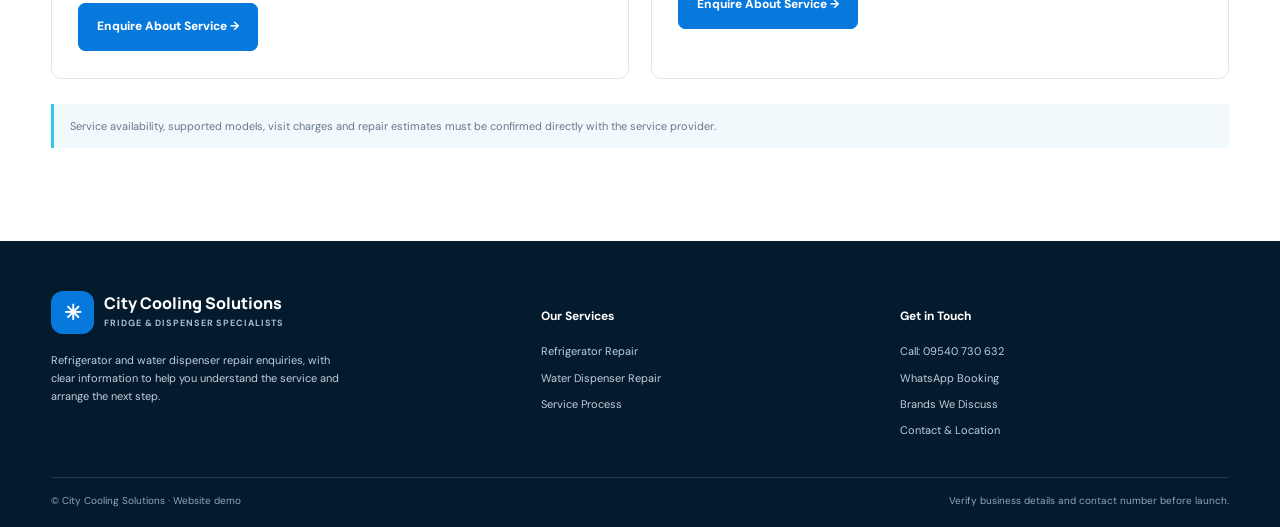
<file: services.html>
<!doctype html><html lang="en"><head><meta charset="utf-8"><meta name="viewport" content="width=device-width,initial-scale=1"><title>Services | City Cooling Solutions</title><meta name="description" content="Refrigerator and water dispenser repair service enquiries."><link rel="stylesheet" href="style.css"></head><body><div class="top"><div class="wrap"><span>REFRIGERATOR & WATER DISPENSER REPAIR</span><span>Call for service: <a href="tel:09540730632">09540 730 632</a></span></div></div><header><div class="wrap nav"><a class="logo" href="index.html"><span class="logo-mark">✳</span><span>City Cooling Solutions<small>REFRIGERATOR & WATER DISPENSER SERVICE</small></span></a><nav class="links"><a class="" href="index.html">Home</a><a class="" href="about.html">About</a><a class="active" href="services.html">Services</a><a class="" href="brands.html">Brands</a><a class="" href="gallery.html">Gallery</a><a class="" href="contact.html">Contact</a></nav><a class="btn" href="contact.html">Book a Service ↗</a></div></header><section class="pagehead"><div class="wrap"><div class="crumb">HOME / SERVICES</div><h1>Refrigerator & water dispenser services.</h1><p>This website focuses on two appliance categories. Choose the one that matches your problem to read detailed information and booking options.</p></div></section><section class="section"><div class="wrap"><div class="cards"><article class="card"><div class="card-image"><img src="fridge.svg" alt="Refrigerator Repair & Service" loading="lazy"><span>FRIDGE REPAIR</span></div><div class="card-body"><h3>Refrigerator Repair & Service</h3><p>From weak cooling and water leakage to excess frost or a fridge that will not start, start with a clear description of the symptoms. The service team can discuss the appropriate inspection and next steps.</p><ul class="issue-list"><li>Fridge not cooling</li><li>Fridge not starting</li><li>Water leakage</li><li>Excessive ice or frost</li><li>Unusual noise</li><li>Temperature fluctuation</li></ul><a class="btn" href="refrigerator-repair.html">View Service Details →</a></div></article><article class="card"><div class="card-image"><img src="dispenser.svg" alt="Water Dispenser Repair & Service" loading="lazy"><span>DISPENSER REPAIR</span></div><div class="card-body"><h3>Water Dispenser Repair & Service</h3><p>For water dispensers that do not cool or heat, leak, or have tap and flow issues. Share the dispenser type and symptoms so the team can discuss suitable service options.</p><ul class="issue-list"><li>Cooling or heating issue</li><li>Water leakage</li><li>Tap or flow problem</li><li>Cleaning and sanitisation</li><li>Electrical/control symptoms</li><li>General maintenance</li></ul><a class="btn" href="water-dispenser-repair.html">View Service Details →</a></div></article></div><div class="cards" style="margin-top:22px"><article class="card"><div class="card-image"><img src="deep-freezer.svg" alt="Deep freezer service" loading="lazy"><span>DEEP FREEZER</span></div><div class="card-body"><h3>Deep Freezer Repair & Service</h3><p>Service enquiries for chest and deep freezers used at homes, shops and food businesses.</p><ul class="issue-list"><li>Not cooling or freezing</li><li>Excessive ice build-up</li><li>Temperature fluctuation</li><li>Compressor or start-up issue</li><li>Door seal problems</li></ul><a class="btn" href="contact.html">Enquire About Service →</a></div></article><article class="card"><div class="card-image"><img src="commercial-freezer.svg" alt="Commercial freezer and display refrigeration" loading="lazy"><span>COMMERCIAL FREEZER</span></div><div class="card-body"><h3>Commercial Freezer & Display Cooler</h3><p>Repair enquiries for shop freezers, display chillers and commercial cooling equipment.</p><ul class="issue-list"><li>Cooling performance issues</li><li>Uneven temperature</li><li>Unusual noise</li><li>Door and gasket problems</li><li>General maintenance</li></ul><a class="btn" href="contact.html">Enquire About Service →</a></div></article></div><p class="note" style="margin-top:25px">Service availability, supported models, visit charges and repair estimates must be confirmed directly with the service provider.</p></div></section><footer class="footer"><div class="wrap"><div class="footgrid"><div><div class="logo" style="color:white"><span class="logo-mark">✳</span><span style="color:white">City Cooling Solutions<small style="color:#a7bfd0">FRIDGE & DISPENSER SPECIALISTS</small></span></div><p style="max-width:290px;margin-top:17px">Refrigerator and water dispenser repair enquiries, with clear information to help you understand the service and arrange the next step.</p></div><div><h4>Our Services</h4><a href="refrigerator-repair.html">Refrigerator Repair</a><a href="water-dispenser-repair.html">Water Dispenser Repair</a><a href="services.html">Service Process</a></div><div><h4>Get in Touch</h4><a href="tel:09540730632">Call: 09540 730 632</a><a href="https://wa.me/919540730632" target="_blank" rel="noopener">WhatsApp Booking</a><a href="brands.html">Brands We Discuss</a><a href="contact.html">Contact & Location</a></div></div><div class="copyright"><span>© City Cooling Solutions · Website demo</span><span>Verify business details and contact number before launch.</span></div></div></footer></body></html>
</file>
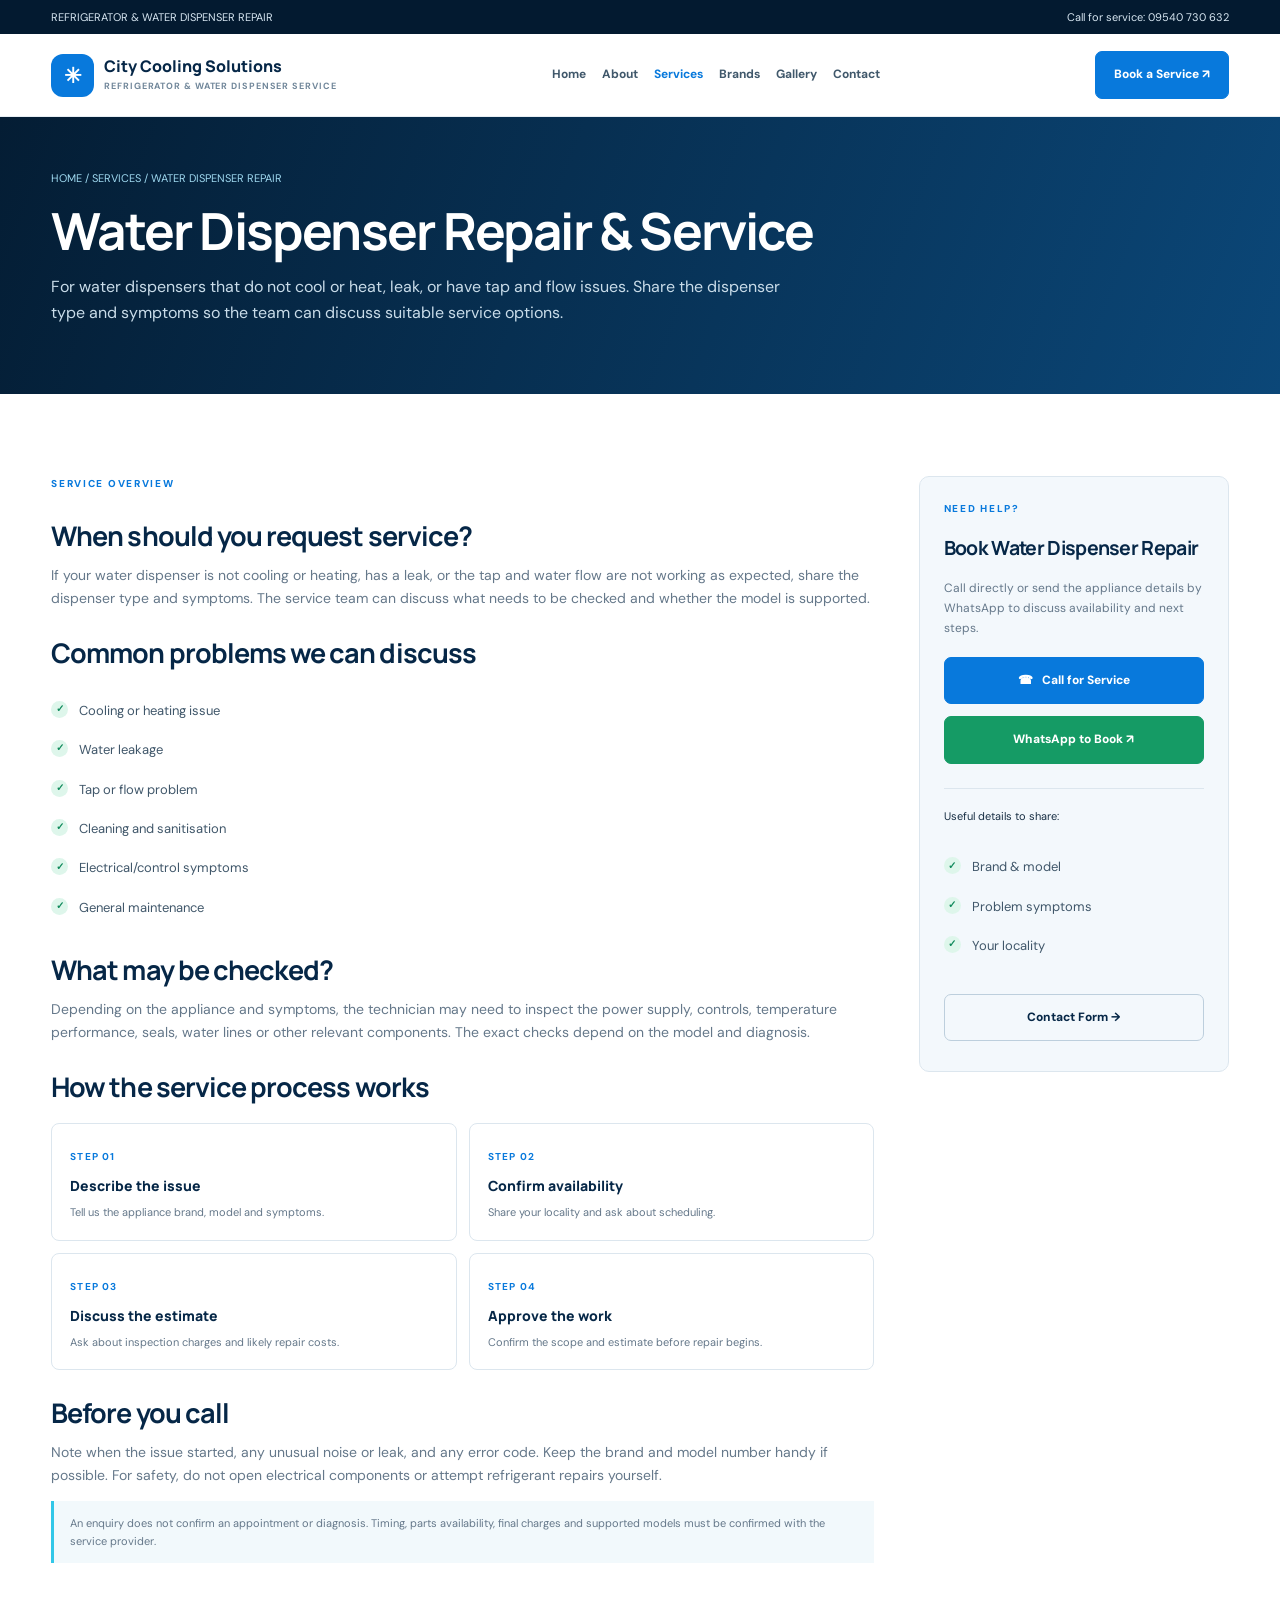
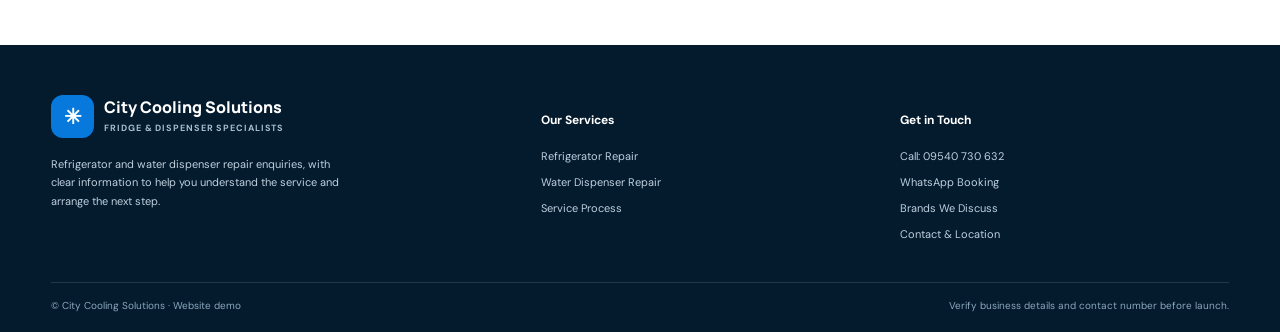
<file: water-dispenser-repair.html>
<!doctype html><html lang="en"><head><meta charset="utf-8"><meta name="viewport" content="width=device-width,initial-scale=1"><title>Water Dispenser Repair & Service | City Cooling Solutions</title><meta name="description" content="Refrigerator and water dispenser repair service enquiries."><link rel="stylesheet" href="style.css"></head><body><div class="top"><div class="wrap"><span>REFRIGERATOR & WATER DISPENSER REPAIR</span><span>Call for service: <a href="tel:09540730632">09540 730 632</a></span></div></div><header><div class="wrap nav"><a class="logo" href="index.html"><span class="logo-mark">✳</span><span>City Cooling Solutions<small>REFRIGERATOR & WATER DISPENSER SERVICE</small></span></a><nav class="links"><a class="" href="index.html">Home</a><a class="" href="about.html">About</a><a class="active" href="services.html">Services</a><a class="" href="brands.html">Brands</a><a class="" href="gallery.html">Gallery</a><a class="" href="contact.html">Contact</a></nav><a class="btn" href="contact.html">Book a Service ↗</a></div></header><section class="pagehead"><div class="wrap"><div class="crumb"><a href="index.html">HOME</a> / <a href="services.html">SERVICES</a> / WATER DISPENSER REPAIR</div><h1>Water Dispenser Repair & Service</h1><p>For water dispensers that do not cool or heat, leak, or have tap and flow issues. Share the dispenser type and symptoms so the team can discuss suitable service options.</p></div></section><section class="section"><div class="wrap detailgrid"><article class="detailmain"><div class="eyebrow">Service overview</div><h2>When should you request service?</h2><p>If your water dispenser is not cooling or heating, has a leak, or the tap and water flow are not working as expected, share the dispenser type and symptoms. The service team can discuss what needs to be checked and whether the model is supported.</p><h2>Common problems we can discuss</h2><ul class="checks"><li>Cooling or heating issue</li><li>Water leakage</li><li>Tap or flow problem</li><li>Cleaning and sanitisation</li><li>Electrical/control symptoms</li><li>General maintenance</li></ul><h2>What may be checked?</h2><p>Depending on the appliance and symptoms, the technician may need to inspect the power supply, controls, temperature performance, seals, water lines or other relevant components. The exact checks depend on the model and diagnosis.</p><h2>How the service process works</h2><div class="steps"><div class="step"><b>STEP 01</b><strong>Describe the issue</strong><p>Tell us the appliance brand, model and symptoms.</p></div><div class="step"><b>STEP 02</b><strong>Confirm availability</strong><p>Share your locality and ask about scheduling.</p></div><div class="step"><b>STEP 03</b><strong>Discuss the estimate</strong><p>Ask about inspection charges and likely repair costs.</p></div><div class="step"><b>STEP 04</b><strong>Approve the work</strong><p>Confirm the scope and estimate before repair begins.</p></div></div><h2>Before you call</h2><p>Note when the issue started, any unusual noise or leak, and any error code. Keep the brand and model number handy if possible. For safety, do not open electrical components or attempt refrigerant repairs yourself.</p><div class="note">An enquiry does not confirm an appointment or diagnosis. Timing, parts availability, final charges and supported models must be confirmed with the service provider.</div></article><aside class="side"><div class="eyebrow">Need help?</div><h3>Book Water Dispenser Repair</h3><p class="muted" style="font-size:12px">Call directly or send the appliance details by WhatsApp to discuss availability and next steps.</p><a class="btn" href="tel:09540730632">☎ &nbsp; Call for Service</a><a class="btn green" href="https://wa.me/919540730632?text=Water%20Dispenser%20Repair%20service%20enquiry" target="_blank" rel="noopener">WhatsApp to Book ↗</a><hr style="border:0;border-top:1px solid #dce6ee;margin:18px 0"><p style="font-size:11px">Useful details to share:</p><ul class="checks"><li>Brand & model</li><li>Problem symptoms</li><li>Your locality</li></ul><a class="btn outline" href="contact.html">Contact Form →</a></aside></div></section><footer class="footer"><div class="wrap"><div class="footgrid"><div><div class="logo" style="color:white"><span class="logo-mark">✳</span><span style="color:white">City Cooling Solutions<small style="color:#a7bfd0">FRIDGE & DISPENSER SPECIALISTS</small></span></div><p style="max-width:290px;margin-top:17px">Refrigerator and water dispenser repair enquiries, with clear information to help you understand the service and arrange the next step.</p></div><div><h4>Our Services</h4><a href="refrigerator-repair.html">Refrigerator Repair</a><a href="water-dispenser-repair.html">Water Dispenser Repair</a><a href="services.html">Service Process</a></div><div><h4>Get in Touch</h4><a href="tel:09540730632">Call: 09540 730 632</a><a href="https://wa.me/919540730632" target="_blank" rel="noopener">WhatsApp Booking</a><a href="brands.html">Brands We Discuss</a><a href="contact.html">Contact & Location</a></div></div><div class="copyright"><span>© City Cooling Solutions · Website demo</span><span>Verify business details and contact number before launch.</span></div></div></footer></body></html>
</file>
<file: style.css>
@import url('https://fonts.googleapis.com/css2?family=DM+Sans:wght@400;500;600;700&family=Manrope:wght@400;500;600;700;800&display=swap');
:root{--navy:#062747;--navy2:#0b3e68;--blue:#0879dc;--cyan:#32c7e8;--ink:#172e43;--muted:#65788a;--line:#dce6ee;--pale:#f3f8fc;--green:#159b65}
*{box-sizing:border-box}body{margin:0;font-family:'DM Sans',sans-serif;color:var(--ink);line-height:1.65}h1,h2,h3{font-family:Manrope,sans-serif;line-height:1.14;letter-spacing:-.035em;color:var(--navy)}h1{font-size:clamp(2.8rem,5.5vw,5.2rem);margin:15px 0 20px}h2{font-size:clamp(2rem,3.5vw,3rem)}h3{font-size:1.22rem}p{margin-top:0}a{color:inherit;text-decoration:none}.wrap{width:min(1190px,92%);margin:auto}.top{background:#031a30;color:#d8e7f2;font-size:11px;padding:8px 0}.top .wrap{display:flex;justify-content:space-between;gap:12px}header{background:#fff;position:sticky;top:0;z-index:20;border-bottom:1px solid #e7eef3}.nav{display:flex;align-items:center;justify-content:space-between;gap:22px;min-height:82px}.logo{display:flex;align-items:center;gap:10px;font:800 16px Manrope;color:var(--navy);line-height:1.1}.logo-mark{display:grid;place-items:center;background:var(--blue);color:white;border-radius:12px;width:43px;height:43px;font-size:21px}.logo small{display:block;font:700 9px 'DM Sans';letter-spacing:.1em;color:#71879a;margin-top:5px}.links{display:flex;gap:16px;align-items:center;font-size:12px;font-weight:700;color:#40586b}.links a:hover,.links a.active{color:var(--blue)}.btn{display:inline-flex;justify-content:center;align-items:center;gap:8px;background:var(--blue);border:1px solid var(--blue);color:white!important;padding:13px 18px;border-radius:7px;font-size:12px;font-weight:800;white-space:nowrap}.btn.green{background:var(--green);border-color:var(--green)}.btn.white{background:#fff;color:var(--navy)!important;border-color:white}.btn.outline{background:transparent;border-color:#bdcfdd;color:var(--navy)!important}.eyebrow{font-size:10px;font-weight:800;text-transform:uppercase;letter-spacing:.17em;color:var(--blue)}.muted{color:var(--muted)}.hero{background:var(--navy);color:white;overflow:hidden;position:relative}.hero:before{content:'';position:absolute;right:-200px;top:-220px;width:650px;height:650px;border:1px solid #ffffff15;border-radius:50%;box-shadow:0 0 0 70px #ffffff08,0 0 0 140px #ffffff05}.hero-grid{position:relative;display:grid;grid-template-columns:1fr 1fr;gap:48px;align-items:center;padding:70px 0 80px}.hero h1{color:white}.hero h1 span{color:#52d5ee}.hero p{color:#c7dce9;font-size:15px;max-width:590px;line-height:1.85}.actions{display:flex;gap:10px;flex-wrap:wrap;margin-top:27px}.proof{display:flex;gap:24px;flex-wrap:wrap;margin-top:29px}.proof strong{display:block;color:white;font:800 16px Manrope}.proof small{font-size:10px;color:#b8cedd}.hero-photo{height:485px;position:relative;border-radius:13px;overflow:hidden;background:#133d60}.hero-photo img{width:100%;height:100%;object-fit:cover}.hero-photo:after{content:'';position:absolute;inset:0;background:linear-gradient(0deg,#061c31b5,transparent 60%)}.photo-label{position:absolute;top:17px;left:17px;background:white;color:var(--navy);font-size:10px;font-weight:800;padding:9px 12px;border-radius:4px;z-index:2}.photo-caption{position:absolute;bottom:20px;left:20px;right:20px;z-index:2;color:white;border-top:1px solid #ffffff77;padding-top:13px;display:flex;justify-content:space-between;align-items:center;gap:10px}.photo-caption strong{display:block;font:700 15px Manrope}.photo-caption small{color:#d2e2ed}.trust{margin-top:-25px;position:relative;z-index:3;background:white;border:1px solid var(--line);box-shadow:0 18px 50px #06274714;border-radius:10px;display:grid;grid-template-columns:repeat(4,1fr);padding:22px}.trust>div{padding:0 18px;border-right:1px solid var(--line)}.trust>div:first-child{padding-left:0}.trust>div:last-child{border:0}.trust strong{display:block;font:800 13px Manrope;color:var(--navy)}.trust small{font-size:10px;color:var(--muted)}.section{padding:82px 0}.soft{background:var(--pale)}.heading{display:flex;align-items:end;justify-content:space-between;gap:25px;margin-bottom:32px}.heading>div{max-width:730px}.heading p{color:var(--muted);margin-bottom:0}.cards{display:grid;grid-template-columns:repeat(2,1fr);gap:22px}.card{border:1px solid var(--line);border-radius:10px;overflow:hidden;background:white;transition:.2s}.card:hover{transform:translateY(-3px);box-shadow:0 18px 40px #06274713}.card-image{height:260px;position:relative;background:#dceaf2}.card-image img{width:100%;height:100%;object-fit:cover}.card-image span{position:absolute;top:15px;left:15px;background:#fff;padding:7px 10px;border-radius:4px;font-size:9px;font-weight:800;letter-spacing:.1em;text-transform:uppercase;color:var(--navy)}.card-body{padding:25px 26px 27px}.card-body p{font-size:13px;color:var(--muted)}.issue-list{display:grid;grid-template-columns:1fr 1fr;gap:7px 18px;list-style:none;padding:0;margin:18px 0 22px}.issue-list li{font-size:12px;color:#405a6e}.issue-list li:before{content:'✓';color:var(--blue);font-weight:900;margin-right:8px}.split{display:grid;grid-template-columns:1fr 1fr;gap:58px;align-items:center}.editorial{height:460px;border-radius:12px;overflow:hidden;position:relative}.editorial img{width:100%;height:100%;object-fit:cover}.editorial-badge{position:absolute;bottom:18px;left:18px;right:18px;background:white;padding:18px;border-left:3px solid var(--cyan)}.editorial-badge strong{font:800 14px Manrope;color:var(--navy)}.editorial-badge p{margin:4px 0 0;font-size:11px;color:var(--muted)}.checks{padding:0;list-style:none;margin:22px 0}.checks li{padding:9px 0 9px 28px;position:relative;font-size:13px;color:#40576a}.checks li:before{content:'✓';position:absolute;left:0;top:10px;background:#def6eb;color:#108a5c;width:17px;height:17px;border-radius:50%;display:grid;place-items:center;font-size:10px;font-weight:900}.brands{display:grid;grid-template-columns:repeat(6,1fr);gap:12px}.brand{border:1px solid var(--line);border-radius:7px;background:#fff;text-align:center;padding:20px 8px;font:800 14px Manrope;color:#28465d}.brand small{display:block;font:500 9px 'DM Sans';color:var(--muted);margin-top:4px}.band{background:var(--navy);color:white;border-radius:11px;padding:36px 40px;display:flex;align-items:center;justify-content:space-between;gap:24px}.band h2{color:white;font-size:29px;margin:0 0 8px}.band p{color:#c7dce9;margin:0;font-size:13px}.pagehead{background:linear-gradient(110deg,#041d34,#0b4778);padding:52px 0;color:white}.crumb{font-size:11px;color:#9fd9f0;margin-bottom:14px}.pagehead h1{font-size:clamp(2.3rem,4vw,3.6rem);color:white;margin:0 0 14px}.pagehead p{max-width:740px;color:#c9dce9}.detailgrid{display:grid;grid-template-columns:minmax(0,1fr) 310px;gap:45px;align-items:start}.detailmain h2{font-size:27px;margin:28px 0 12px}.detailmain p{color:var(--muted);font-size:14px}.side{position:sticky;top:110px;border:1px solid var(--line);background:var(--pale);border-radius:10px;padding:24px}.side .btn{width:100%;margin:6px 0}.steps{display:grid;grid-template-columns:repeat(2,1fr);gap:12px;margin:20px 0}.step{border:1px solid var(--line);border-radius:8px;padding:18px}.step b{color:var(--blue);font-size:10px;letter-spacing:.12em}.step strong{display:block;font:800 14px Manrope;margin:8px 0;color:var(--navy)}.step p{font-size:11px;margin:0}.brandgrid{display:grid;grid-template-columns:repeat(3,1fr);gap:16px}.brandcard{border:1px solid var(--line);border-radius:9px;padding:23px}.brandlogo{background:var(--pale);border:1px solid #e5edf3;border-radius:6px;text-align:center;padding:18px;font:800 21px Manrope;color:var(--navy);margin-bottom:17px}.brandcard p{font-size:12px;color:var(--muted)}.gallery{display:grid;grid-template-columns:repeat(3,1fr);gap:14px}.gallery figure{margin:0;height:260px;position:relative;border-radius:8px;overflow:hidden}.gallery img{width:100%;height:100%;object-fit:cover}.gallery figcaption{position:absolute;bottom:0;left:0;right:0;padding:30px 16px 15px;color:white;background:linear-gradient(transparent,#041d34d9);font:700 14px Manrope}.contactgrid{display:grid;grid-template-columns:.8fr 1.2fr;gap:24px}.contactpanel{background:var(--navy);color:white;border-radius:10px;padding:28px}.contactpanel h2{color:white;font-size:27px}.contactpanel p{color:#c7dce9;font-size:13px}.formpanel{border:1px solid var(--line);border-radius:10px;padding:28px}.field{width:100%;padding:12px;border:1px solid #d4e0e9;border-radius:6px;font:inherit;font-size:13px;margin:6px 0 14px}label{font-size:11px;font-weight:800;color:var(--navy)}.note{background:#f2f9fc;border-left:3px solid var(--cyan);padding:13px 16px;color:var(--muted);font-size:11px}.footer{background:#041a2d;color:#bfd1df;padding:50px 0 18px}.footgrid{display:grid;grid-template-columns:1.4fr 1fr 1fr;gap:30px}.footer h4{font-size:12px;color:white}.footer a{display:block;font-size:11px;margin:8px 0;color:#bfd1df}.footer p{font-size:11px}.copyright{border-top:1px solid #ffffff20;margin-top:30px;padding-top:15px;font-size:10px;color:#8ca8bc;display:flex;justify-content:space-between;gap:15px}
@media(max-width:950px){.links{gap:9px}.links a{font-size:10px}.hero-grid{gap:28px}.brands{grid-template-columns:repeat(3,1fr)}}@media(max-width:760px){.top .wrap{justify-content:center}.top .wrap span:first-child{display:none}.nav{flex-wrap:wrap;padding:13px 0}.links{order:3;width:100%;overflow:auto;padding:7px 0}.nav>.btn{display:none}.hero-grid,.split,.detailgrid,.contactgrid{grid-template-columns:1fr}.hero-grid{padding:48px 0 60px}.hero-photo{height:340px}.trust{grid-template-columns:repeat(2,1fr);gap:18px}.trust>div{border:0;padding:0}.section{padding:58px 0}.heading{align-items:flex-start;flex-direction:column}.cards{gap:15px}.card-image{height:210px}.editorial{height:350px}.side{position:static}.brandgrid{grid-template-columns:repeat(2,1fr)}.gallery{grid-template-columns:repeat(2,1fr)}.footgrid{grid-template-columns:1fr 1fr}}@media(max-width:520px){h1{font-size:42px}.hero-photo{height:275px}.trust{grid-template-columns:1fr}.cards,.brandgrid,.gallery{grid-template-columns:1fr}.card-image{height:230px}.issue-list{grid-template-columns:1fr}.brands{grid-template-columns:repeat(2,1fr)}.steps{grid-template-columns:1fr}.band{padding:27px 22px;flex-direction:column;align-items:flex-start}.footgrid{grid-template-columns:1fr}.formpanel,.contactpanel{padding:22px}.pagehead{padding:38px 0}.section{padding:48px 0}}
</file>
